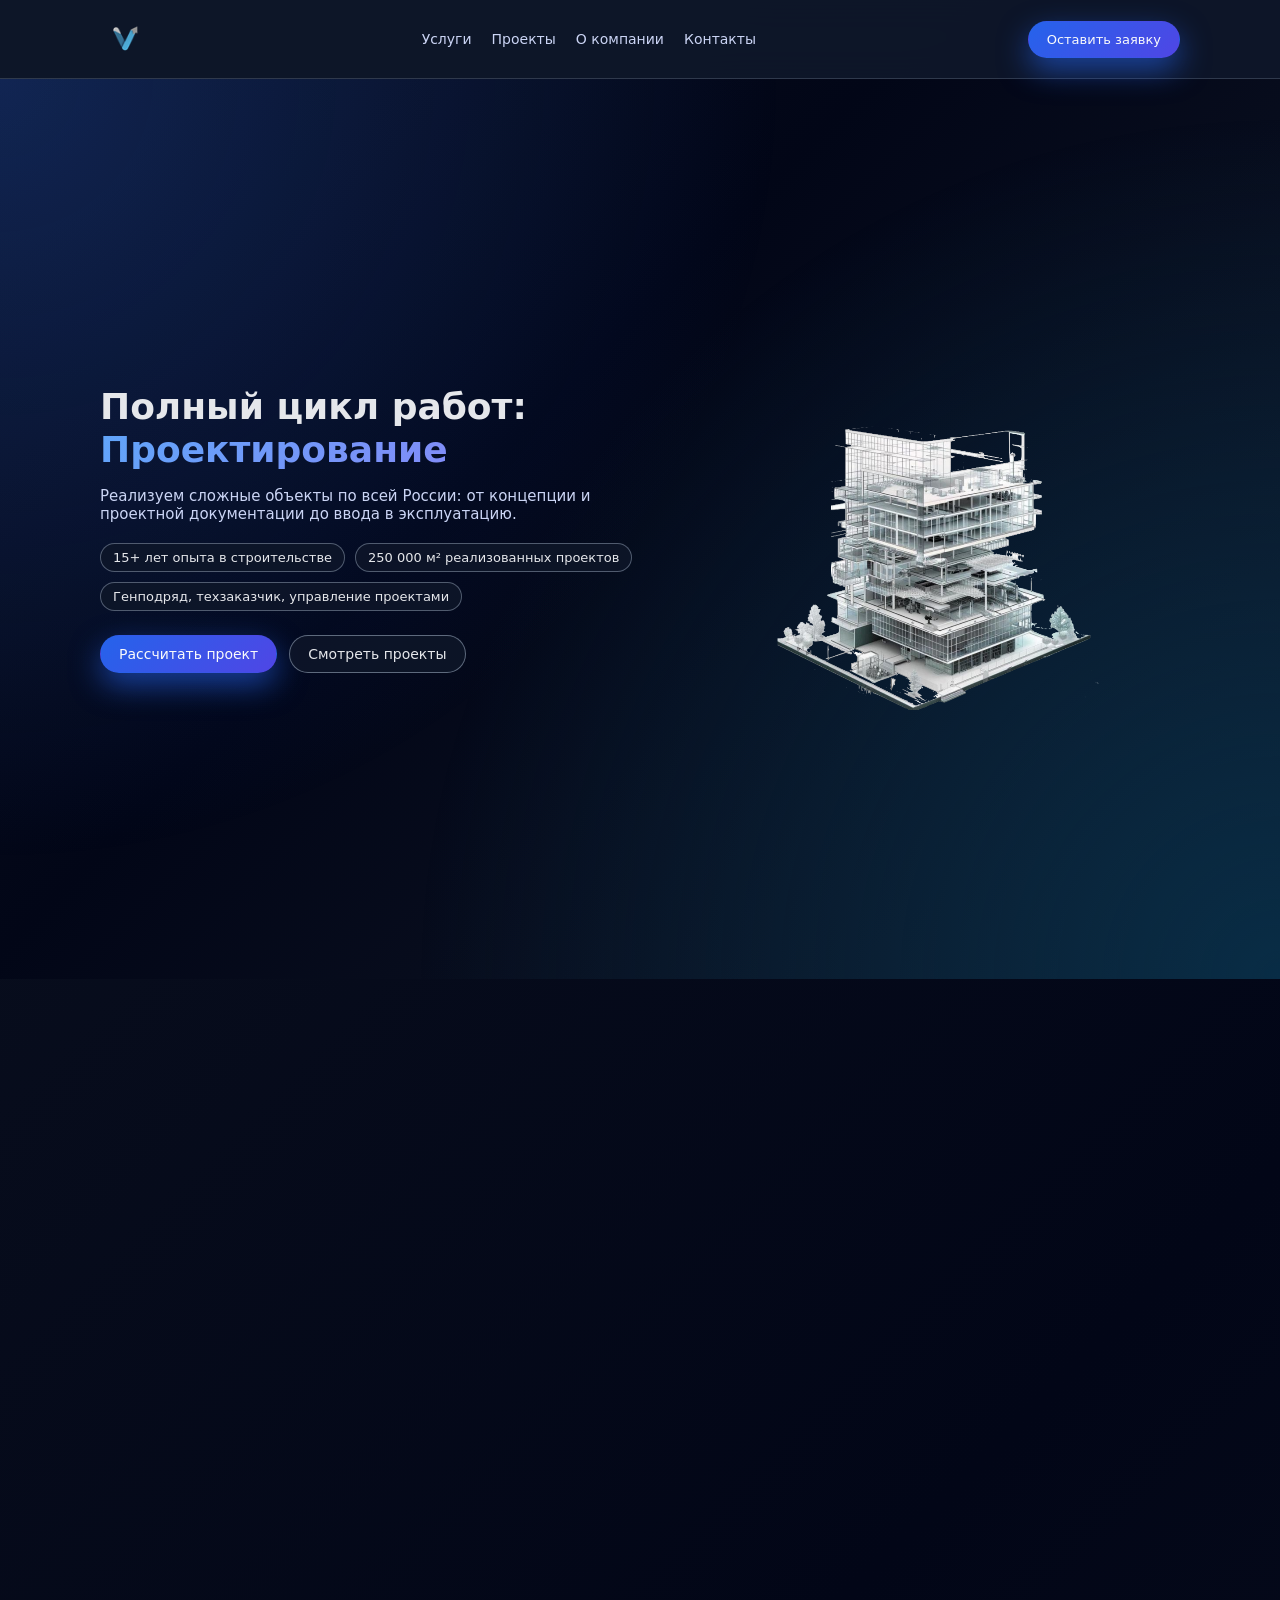
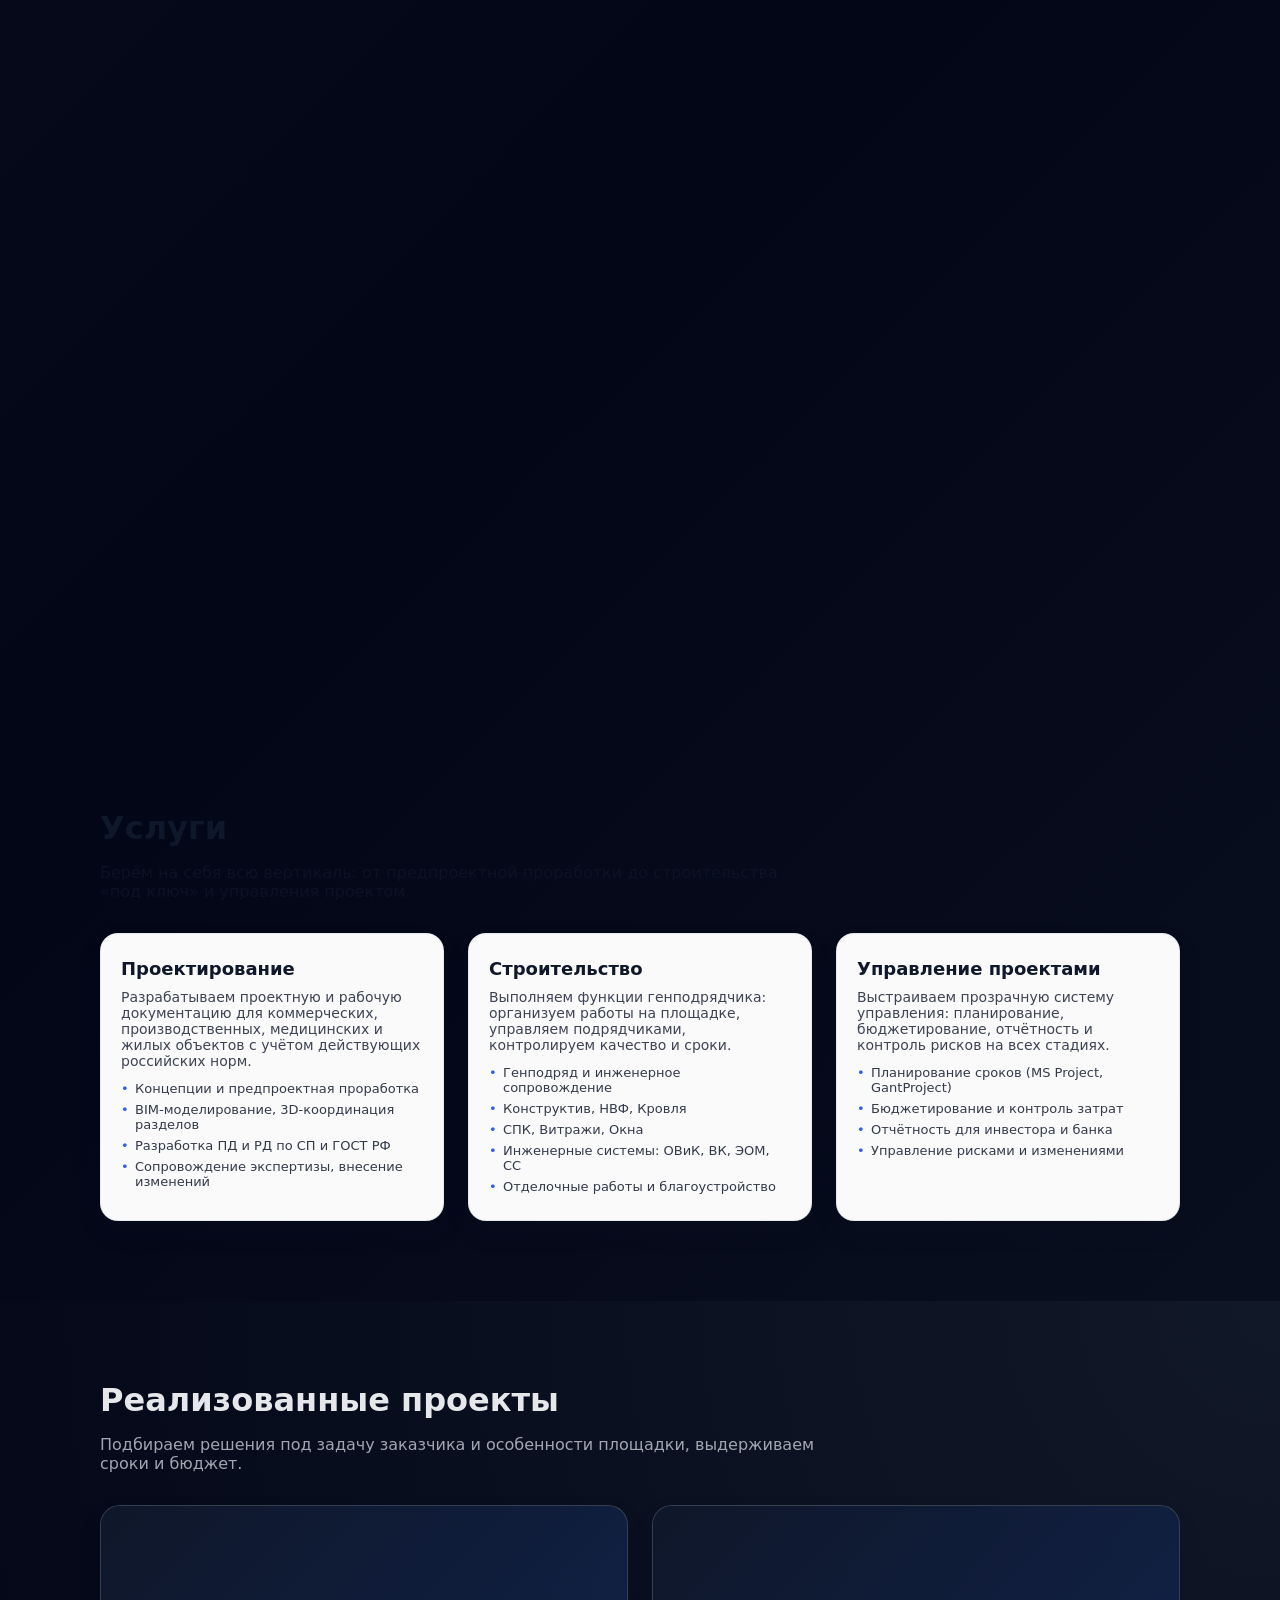
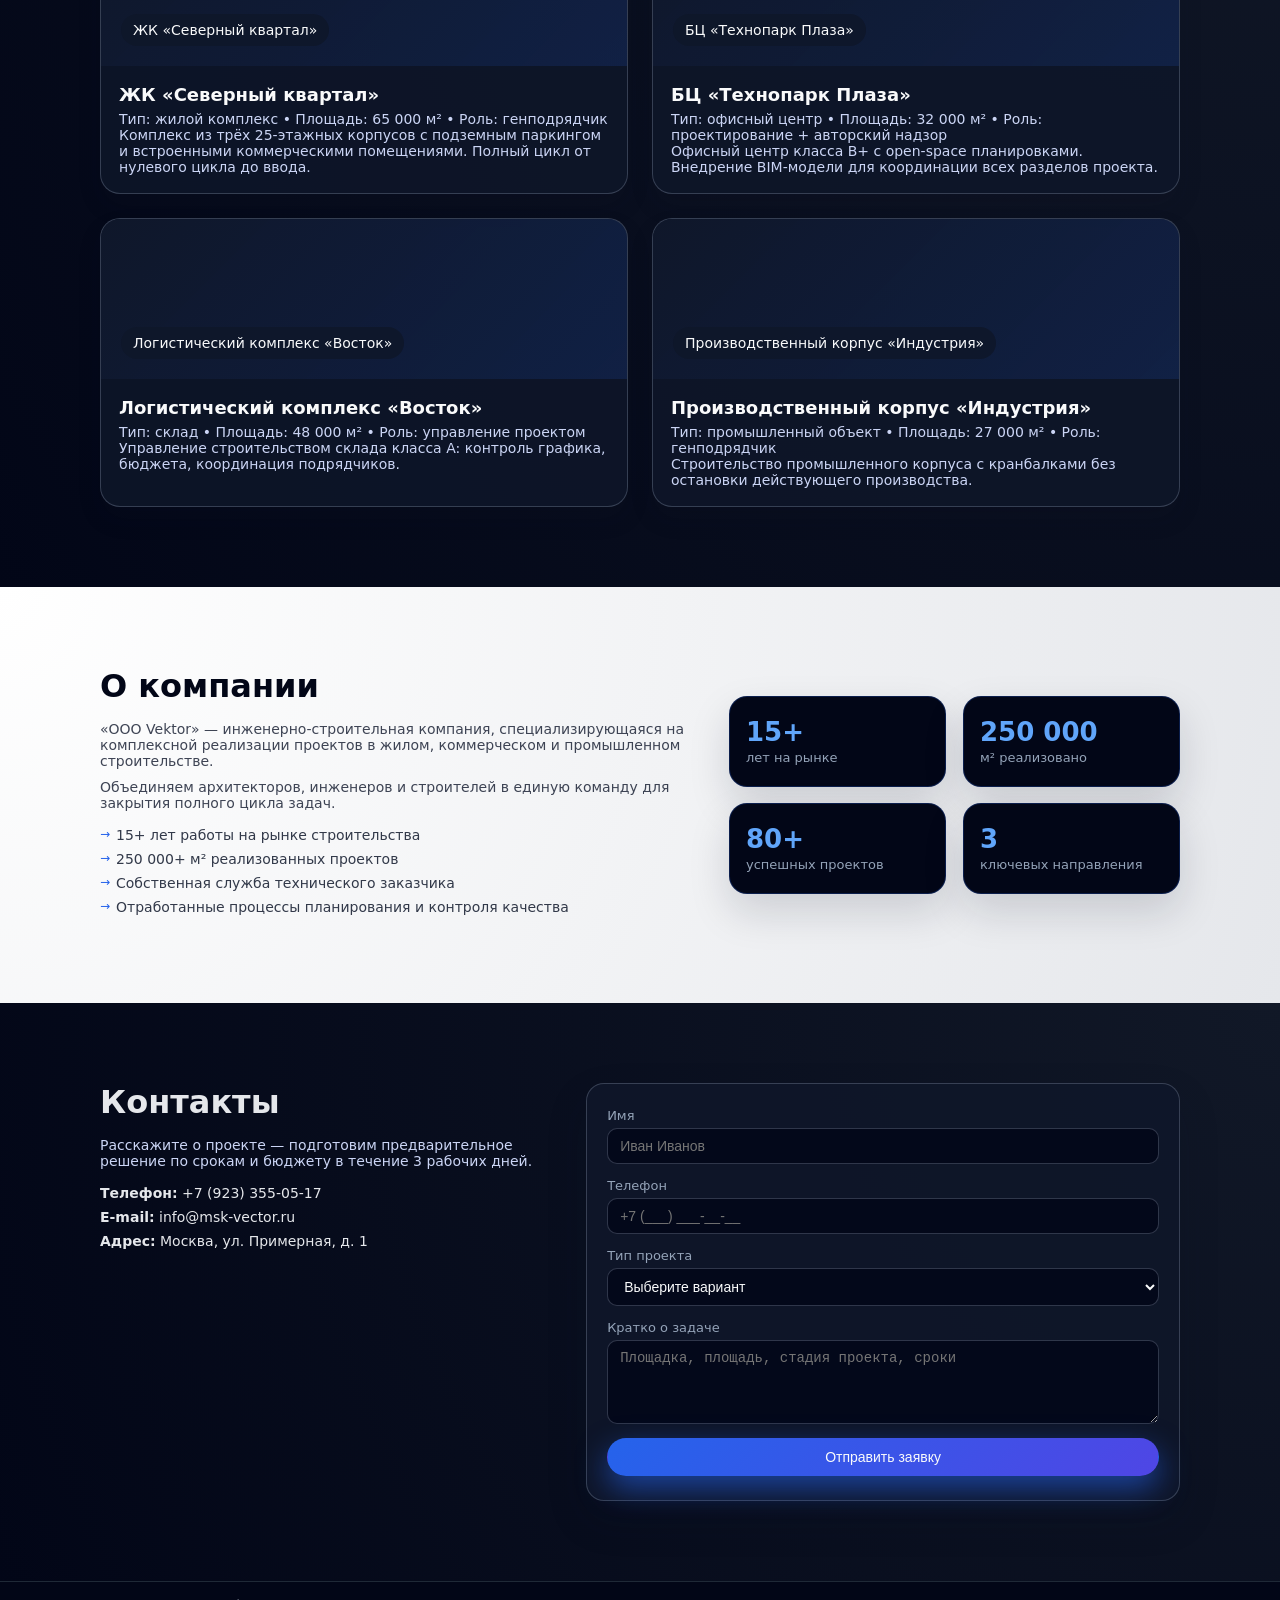
<file: index.html>
<!DOCTYPE html>
<html lang="ru">
<head>
  <meta charset="UTF-8" />
  <title>ООО Vektor — Проектирование, строительство и управление проектами</title>
  <meta name="viewport" content="width=device-width, initial-scale=1" />
  <meta name="description" content="Проектирование, строительство и управление проектами по всей России." />
  <link rel="stylesheet" href="style.css?v=2" />
</head>
<body>
  <header class="site-header">
    <div class="container header-inner">
      <div class="logo">
        <img src="vector-logo-B1Wfob5Y.png" alt="Логотип" style="height: 50px;">
      </div>
      <nav class="main-nav">
        <a href="#services">Услуги</a>
        <a href="#projects">Проекты</a>
        <a href="#about">О компании</a>
        <a href="#contacts">Контакты</a>
      </nav>
      <a href="#contacts" class="btn btn-primary btn-header">Оставить заявку</a>
    </div>
  </header>
  <main>

    <!-- HERO с анимацией прокрутки в правой рамке -->
    <div class="hero-scroll-wrapper" id="home">
      <div class="hero-sticky">
        <section class="hero section reveal">
          <div class="container hero-inner">
            <div class="hero-content">
              <h1>
                Полный цикл работ:<br />
                <span class="hero-rotator" aria-label="Проектирование, строительство и управление проектами">
                  <span class="hero-rotator__word" aria-hidden="true">Проектирование</span>
                </span>
              </h1>
              <p>Реализуем сложные объекты по всей России: от концепции и проектной документации до ввода в эксплуатацию.</p>
              <ul class="hero-highlights">
                <li>15+ лет опыта в строительстве</li>
                <li>250&nbsp;000 м² реализованных проектов</li>
                <li>Генподряд, техзаказчик, управление проектами</li>
              </ul>
              <div class="hero-actions">
                <a href="#contacts" class="btn btn-primary">Рассчитать проект</a>
                <a href="#projects" class="btn btn-secondary">Смотреть проекты</a>
              </div>
            </div>
            <div class="hero-image">
              <div class="hero-frame">
                <img src="1.png" class="hero-main-img">
              </div>
            </div>
          </div>
        </section>
      </div>
    </div>
    <!-- конец HERO -->

    <div id="services" class="section">
      <div class="container">
        <h2 class="section-title">Услуги</h2>
        <p class="section-subtitle">Берём на себя всю вертикаль: от предпроектной проработки до строительства «под ключ» и управления проектом.</p>
        <div class="services-grid">
          <article class="service-card reveal">
            <h3>Проектирование</h3>
            <p>Разрабатываем проектную и рабочую документацию для коммерческих, производственных, медицинских и жилых объектов с учётом действующих российских норм.</p>
            <ul>
              <li>Концепции и предпроектная проработка</li>
              <li>BIM-моделирование, 3D-координация разделов</li>
              <li>Разработка ПД и РД по СП и ГОСТ РФ</li>
              <li>Сопровождение экспертизы, внесение изменений</li>
            </ul>
          </article>
          <article class="service-card reveal">
            <h3>Строительство</h3>
            <p>Выполняем функции генподрядчика: организуем работы на площадке, управляем подрядчиками, контролируем качество и сроки.</p>
            <ul>
              <li>Генподряд и инженерное сопровождение</li>
              <li>Конструктив, НВФ, Кровля</li>
              <li>СПК, Витражи, Окна</li>
              <li>Инженерные системы: ОВиК, ВК, ЭОМ, СС</li>
              <li>Отделочные работы и благоустройство</li>
            </ul>
          </article>
          <article class="service-card reveal">
            <h3>Управление проектами</h3>
            <p>Выстраиваем прозрачную систему управления: планирование, бюджетирование, отчётность и контроль рисков на всех стадиях.</p>
            <ul>
              <li>Планирование сроков (MS Project, GantProject)</li>
              <li>Бюджетирование и контроль затрат</li>
              <li>Отчётность для инвестора и банка</li>
              <li>Управление рисками и изменениями</li>
            </ul>
          </article>
        </div>
      </div>
    </div>

    <section class="section section-dark reveal" id="projects">
      <div class="container">
        <h2 class="section-title">Реализованные проекты</h2>
        <p class="section-subtitle">Подбираем решения под задачу заказчика и особенности площадки, выдерживаем сроки и бюджет.</p>
        <div class="projects-grid">
          <article class="project-card reveal">
            <div class="project-image image-placeholder"><span>ЖК «Северный квартал»</span></div>
            <div class="project-body">
              <h3>ЖК «Северный квартал»</h3>
              <p class="project-meta">Тип: жилой комплекс • Площадь: 65 000 м² • Роль: генподрядчик</p>
              <p>Комплекс из трёх 25-этажных корпусов с подземным паркингом и встроенными коммерческими помещениями. Полный цикл от нулевого цикла до ввода.</p>
            </div>
          </article>
          <article class="project-card reveal">
            <div class="project-image image-placeholder"><span>БЦ «Технопарк Плаза»</span></div>
            <div class="project-body">
              <h3>БЦ «Технопарк Плаза»</h3>
              <p class="project-meta">Тип: офисный центр • Площадь: 32 000 м² • Роль: проектирование + авторский надзор</p>
              <p>Офисный центр класса B+ с open-space планировками. Внедрение BIM-модели для координации всех разделов проекта.</p>
            </div>
          </article>
          <article class="project-card reveal">
            <div class="project-image image-placeholder"><span>Логистический комплекс «Восток»</span></div>
            <div class="project-body">
              <h3>Логистический комплекс «Восток»</h3>
              <p class="project-meta">Тип: склад • Площадь: 48 000 м² • Роль: управление проектом</p>
              <p>Управление строительством склада класса A: контроль графика, бюджета, координация подрядчиков.</p>
            </div>
          </article>
          <article class="project-card reveal">
            <div class="project-image image-placeholder"><span>Производственный корпус «Индустрия»</span></div>
            <div class="project-body">
              <h3>Производственный корпус «Индустрия»</h3>
              <p class="project-meta">Тип: промышленный объект • Площадь: 27 000 м² • Роль: генподрядчик</p>
              <p>Строительство промышленного корпуса с кранбалками без остановки действующего производства.</p>
            </div>
          </article>
        </div>
      </div>
    </section>

    <section class="section section-light reveal" id="about">
      <div class="container about-grid">
        <div class="about-text">
          <h2 class="section-title">О компании</h2>
          <p>«ООО Vektor» — инженерно-строительная компания, специализирующаяся на комплексной реализации проектов в жилом, коммерческом и промышленном строительстве.</p>
          <p>Объединяем архитекторов, инженеров и строителей в единую команду для закрытия полного цикла задач.</p>
          <ul class="about-list">
            <li>15+ лет работы на рынке строительства</li>
            <li>250 000+ м² реализованных проектов</li>
            <li>Собственная служба технического заказчика</li>
            <li>Отработанные процессы планирования и контроля качества</li>
          </ul>
        </div>
        <div class="about-facts">
          <div class="fact-card reveal"><span class="fact-number">15+</span><span class="fact-label">лет на рынке</span></div>
          <div class="fact-card reveal"><span class="fact-number">250 000</span><span class="fact-label">м² реализовано</span></div>
          <div class="fact-card reveal"><span class="fact-number">80+</span><span class="fact-label">успешных проектов</span></div>
          <div class="fact-card reveal"><span class="fact-number">3</span><span class="fact-label">ключевых направления</span></div>
        </div>
      </div>
    </section>

    <section class="section section-dark reveal" id="contacts">
      <div class="container contacts-grid">
        <div class="contacts-info">
          <h2 class="section-title">Контакты</h2>
          <p>Расскажите о проекте — подготовим предварительное решение по срокам и бюджету в течение 3 рабочих дней.</p>
          <ul class="contacts-list">
            <li><strong>Телефон:</strong> +7 (923) 355-05-17</li>
            <li><strong>E-mail:</strong> info@msk-vector.ru</li>
            <li><strong>Адрес:</strong> Москва, ул. Примерная, д. 1</li>
          </ul>
        </div>
        <form class="contacts-form">
          <div class="form-row">
            <label for="name">Имя</label>
            <input type="text" id="name" name="name" placeholder="Иван Иванов" required />
          </div>
          <div class="form-row">
            <label for="phone">Телефон</label>
            <input type="tel" id="phone" name="phone" placeholder="+7 (___) ___-__-__" required />
          </div>
          <div class="form-row">
            <label for="project-type">Тип проекта</label>
            <select id="project-type" name="project-type">
              <option value="">Выберите вариант</option>
              <option value="residential">Жилой дом / ЖК</option>
              <option value="office">Офис / БЦ</option>
              <option value="industrial">Промышленный объект</option>
              <option value="warehouse">Склад / логистика</option>
              <option value="other">Другое</option>
            </select>
          </div>
          <div class="form-row">
            <label for="message">Кратко о задаче</label>
            <textarea id="message" name="message" rows="4" placeholder="Площадка, площадь, стадия проекта, сроки"></textarea>
          </div>
          <button type="submit" class="btn btn-primary btn-full">Отправить заявку</button>
        </form>
      </div>
    </section>
  </main>

  <footer class="site-footer">
    <div class="container footer-inner">
      <span>© 2026 ООО «ООО Vektor». Все права защищены.</span>
      <span>ИНН 0000000000 • ОГРН 0000000000000</span>
    </div>
  </footer>
  <script src="script.js?v=2"></script>
</body>
</html>
</file>
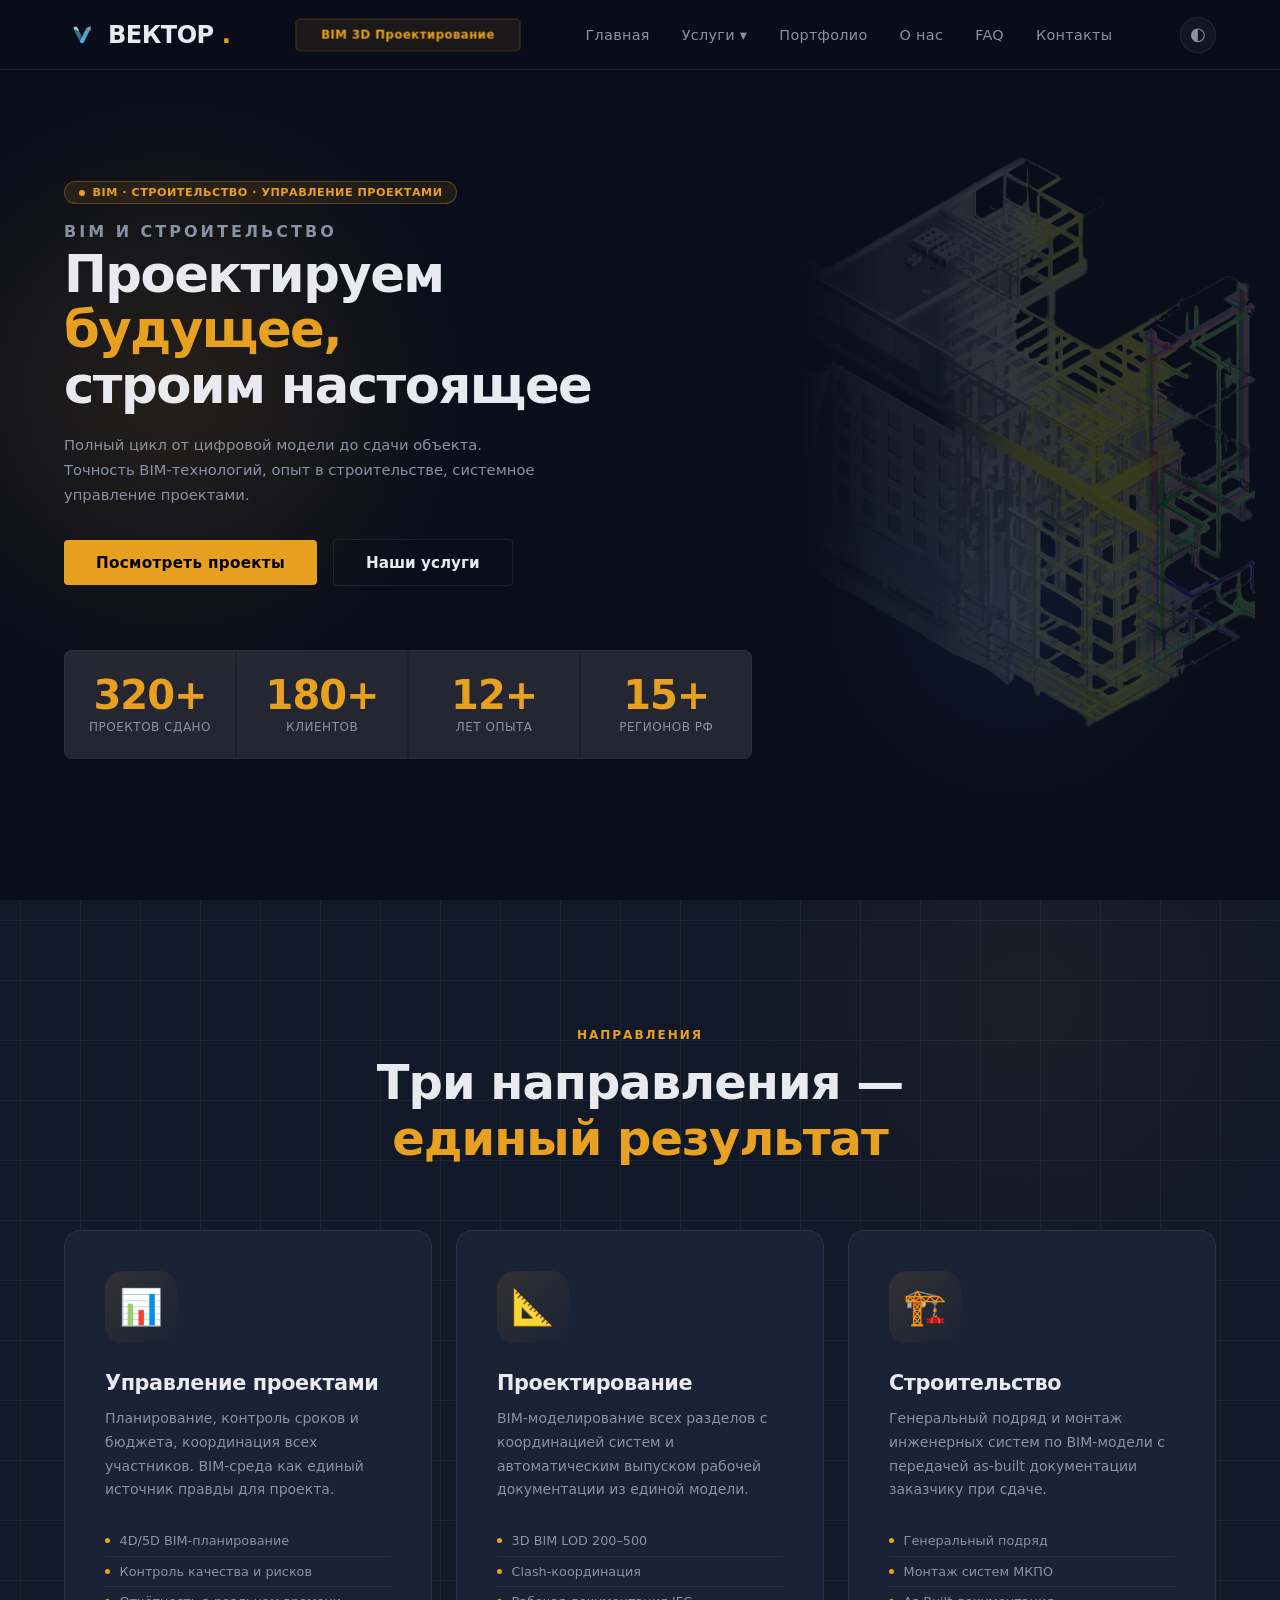
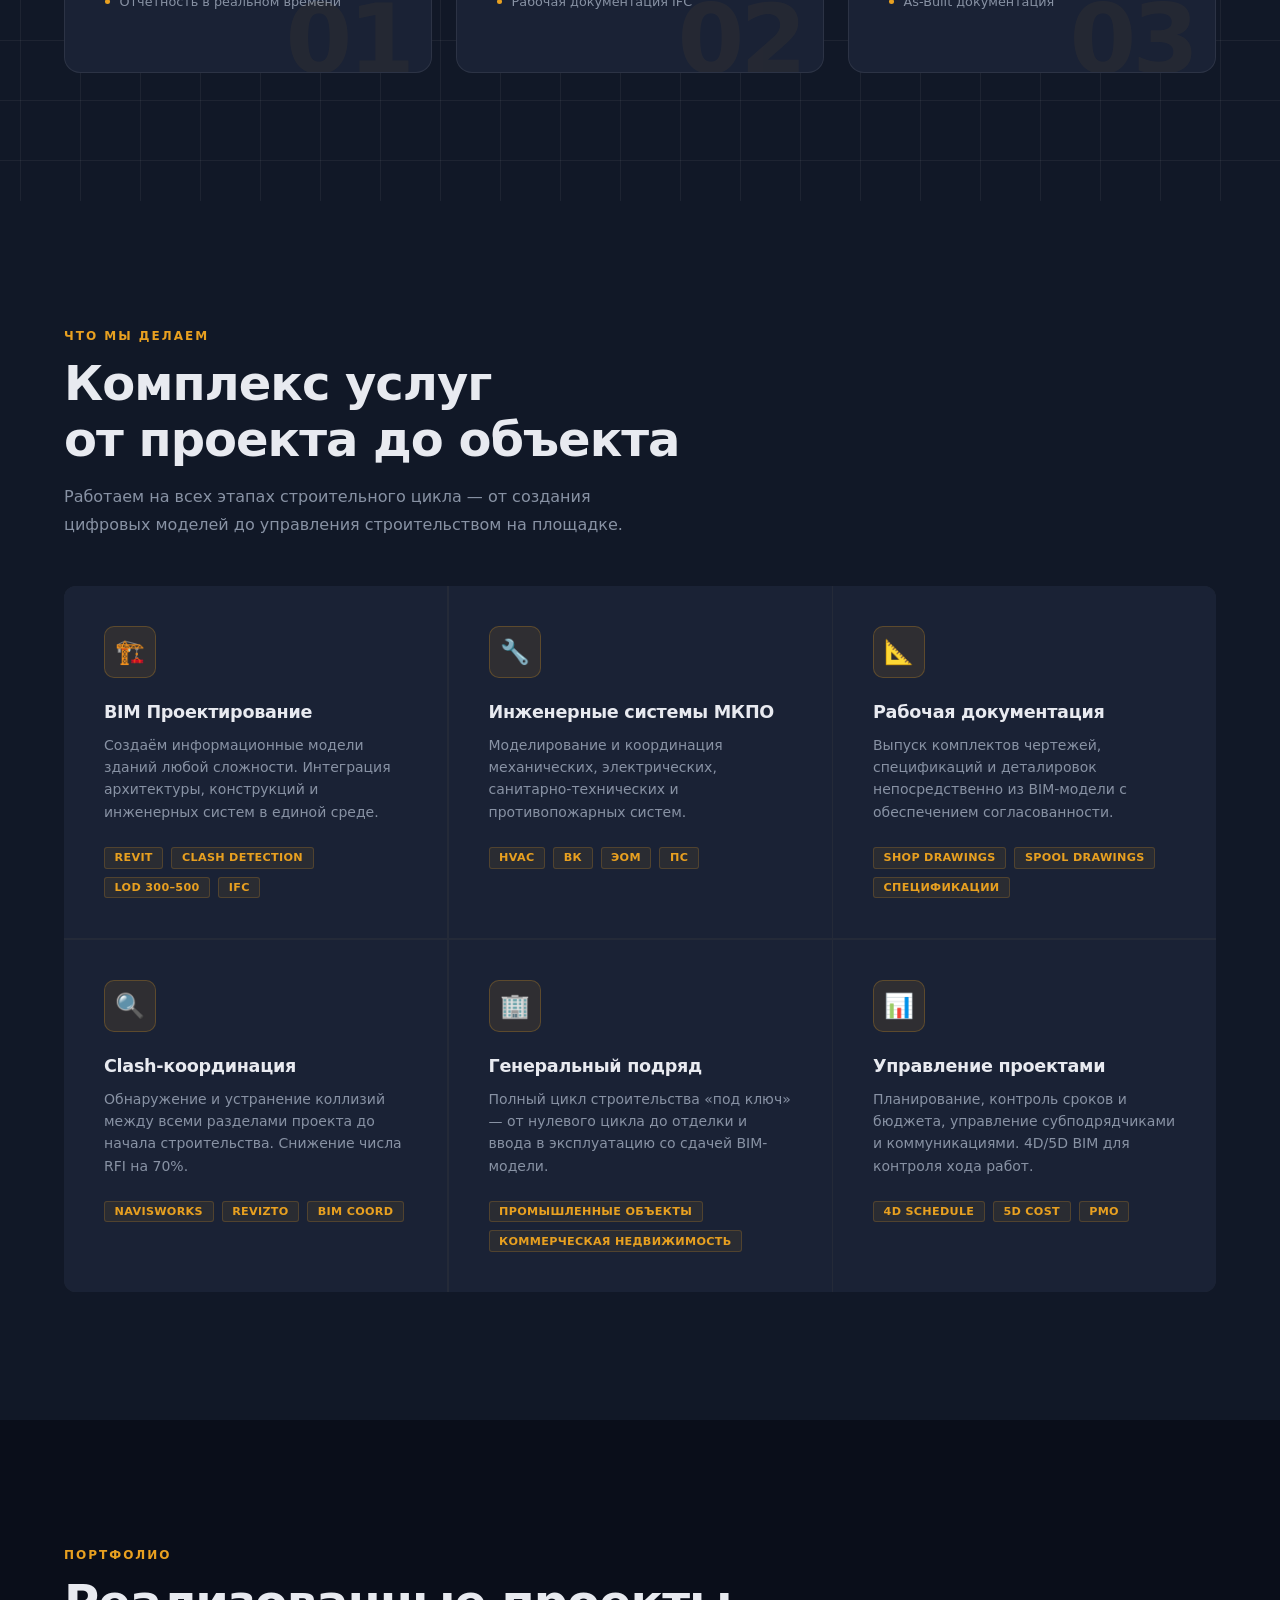
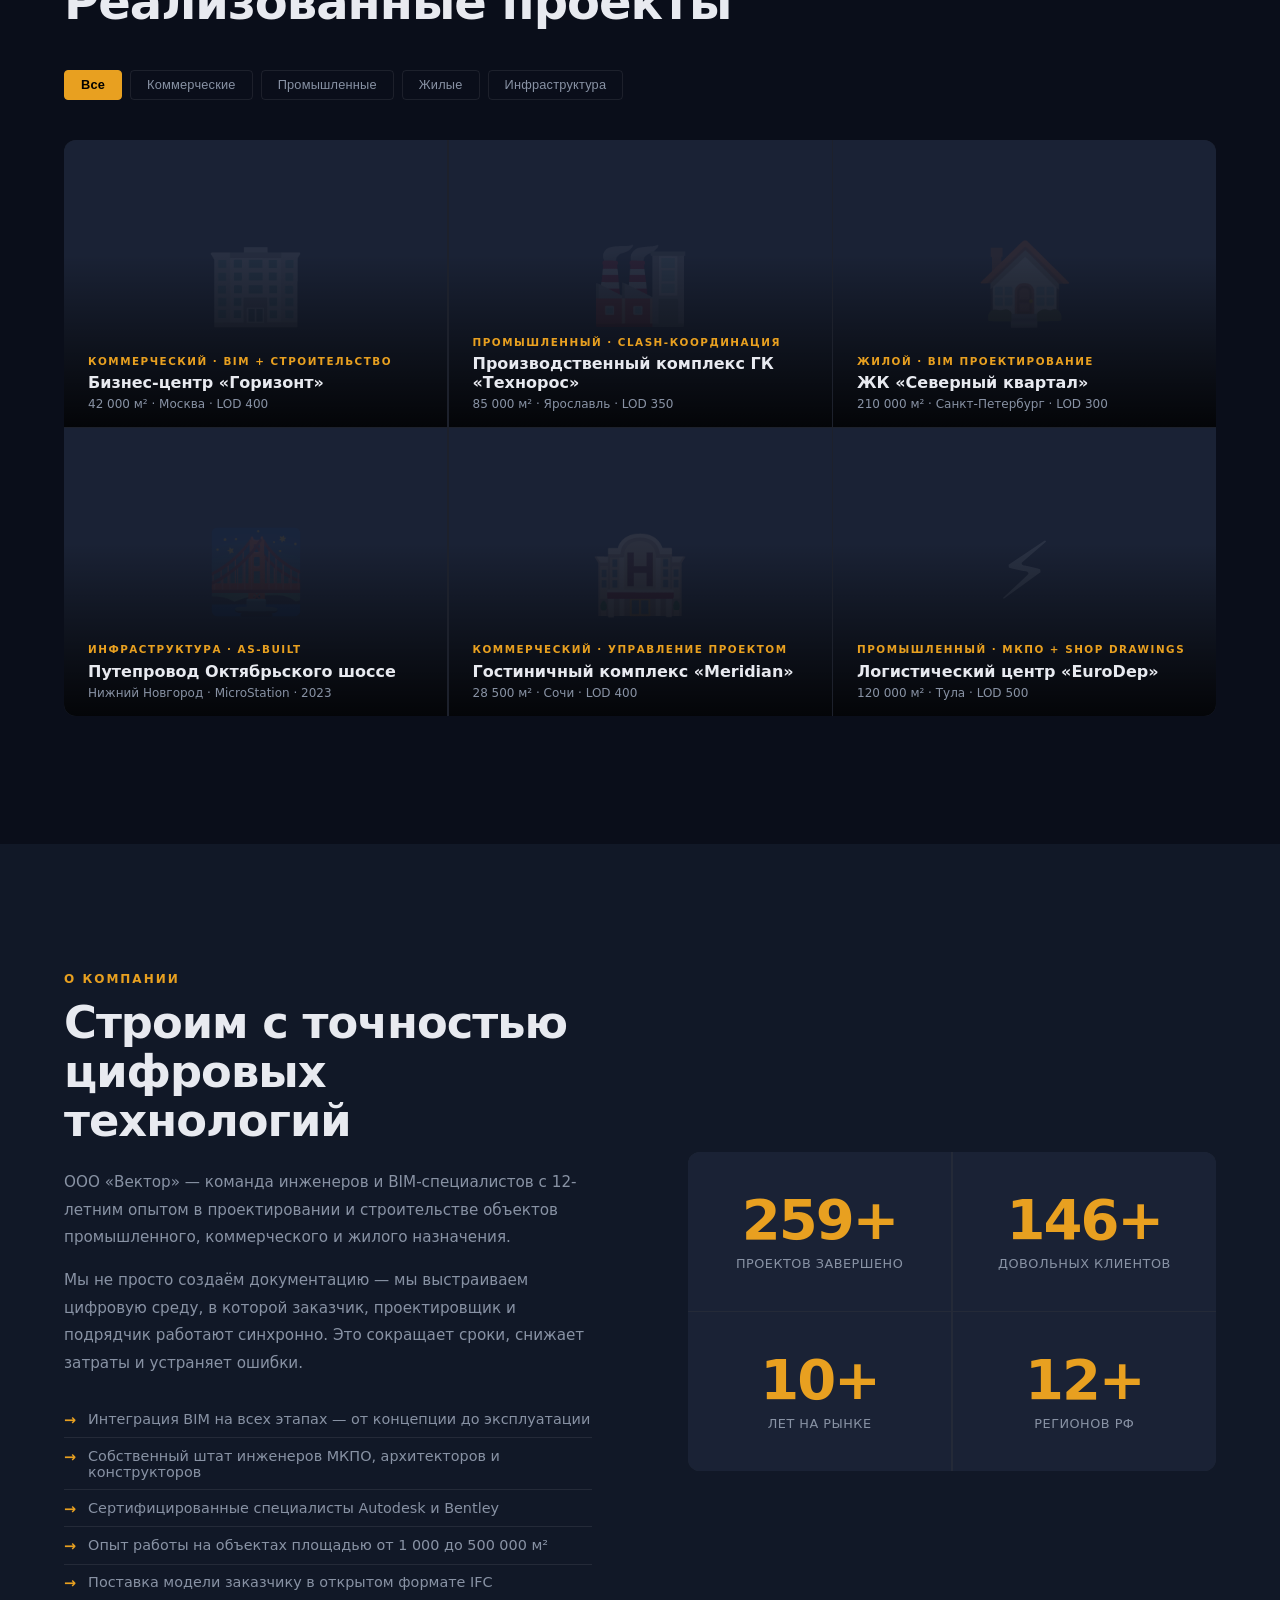
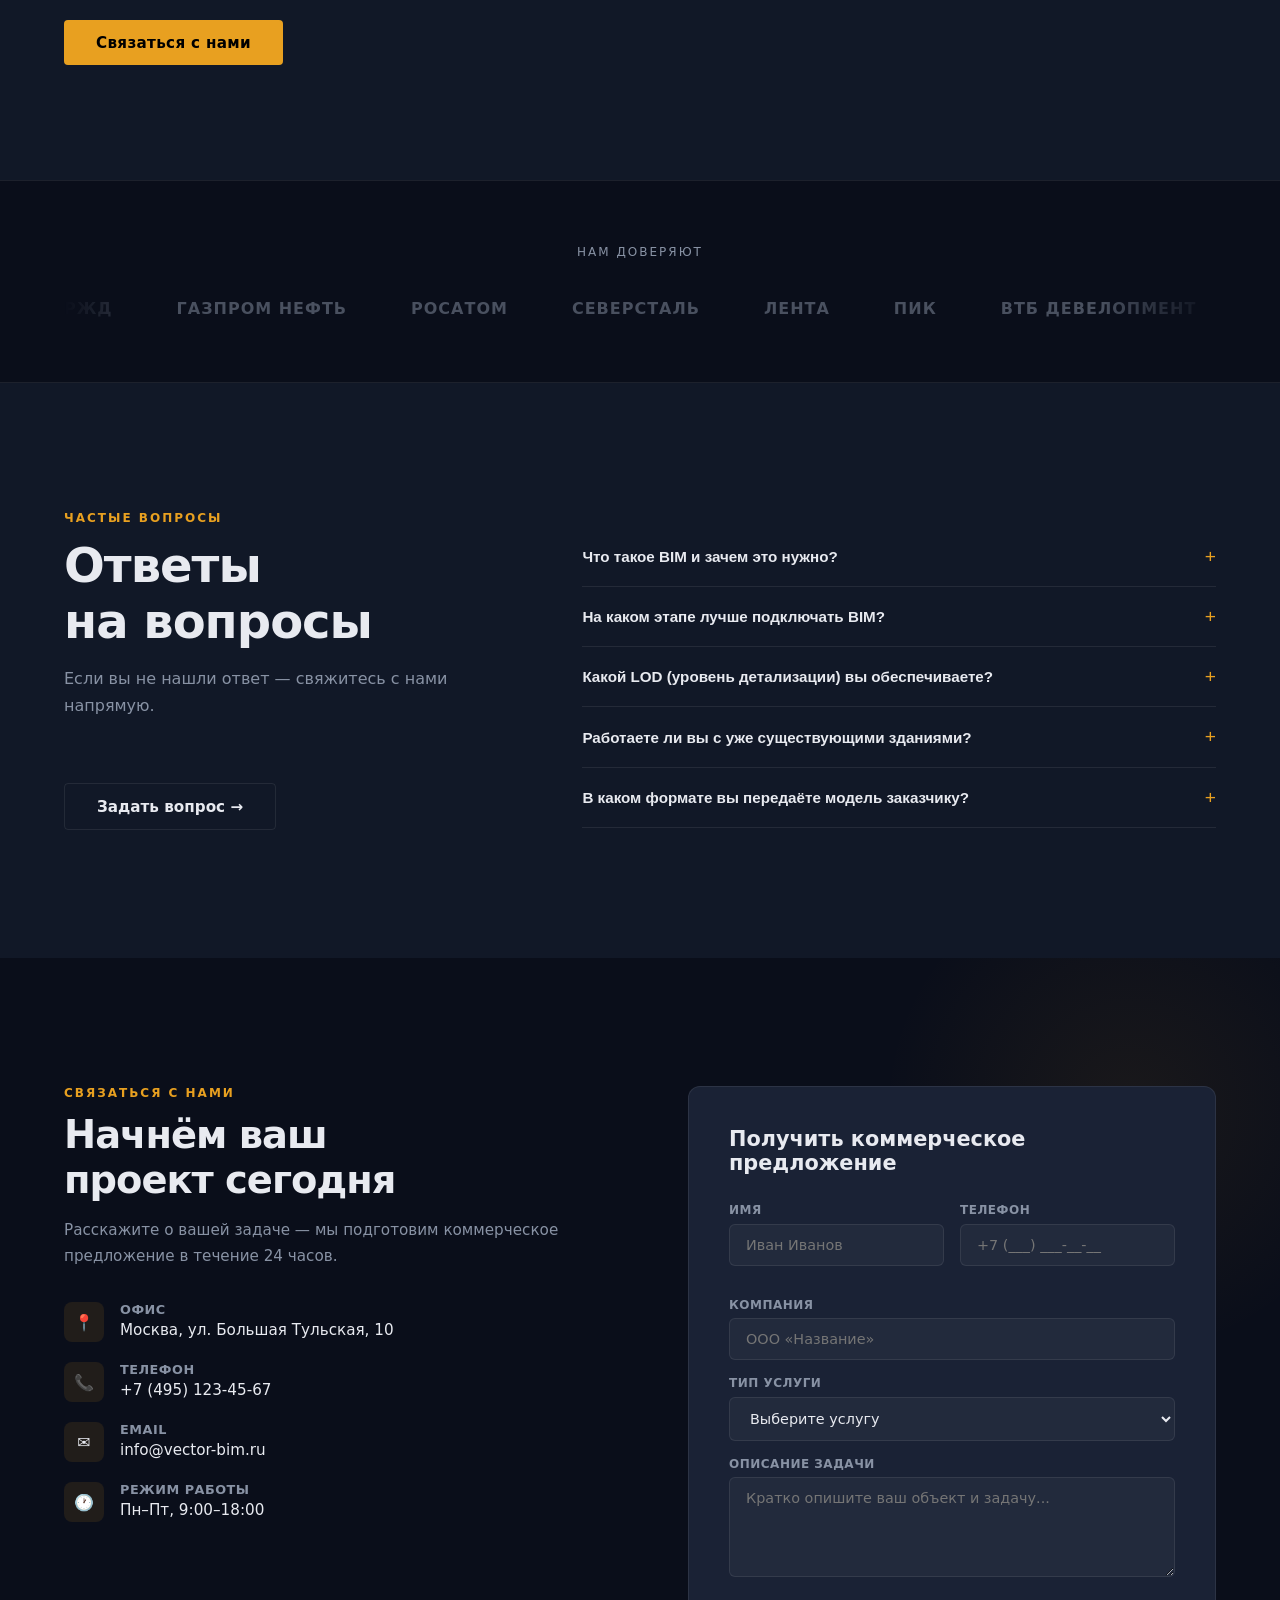
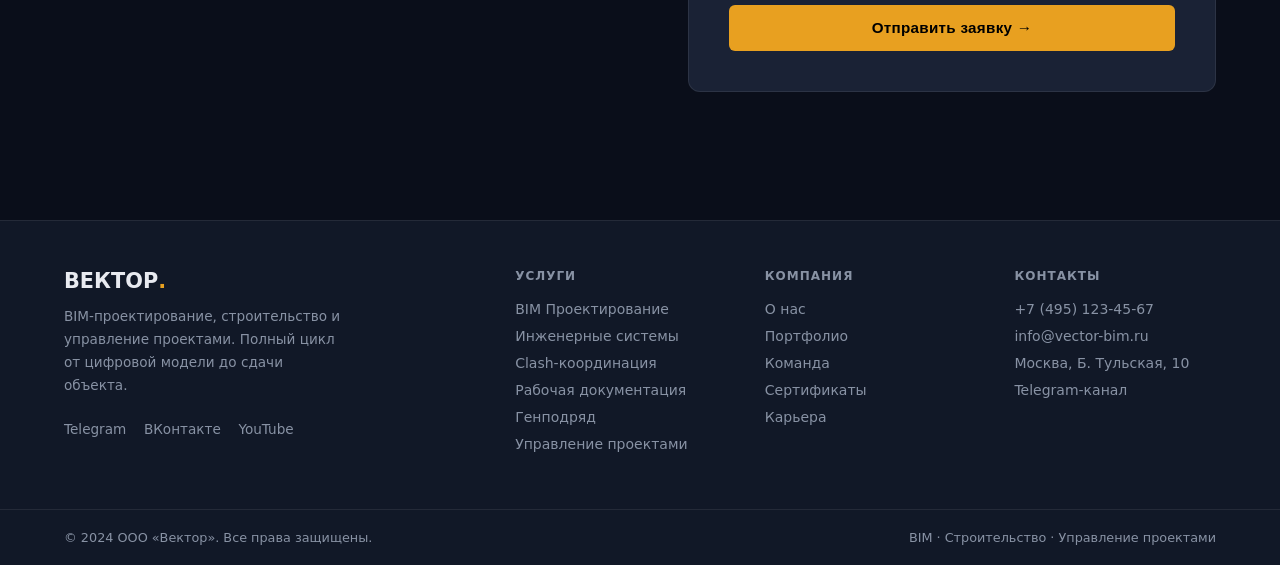
<file: Версия 2/vector-bim.html>
<!DOCTYPE html>
<html lang="ru">
<head>
<meta charset="UTF-8">
<meta name="viewport" content="width=device-width, initial-scale=1.0">
<title>ООО «Вектор» — BIM Проектирование и Управление Строительством</title>
<style>
  :root {
    --dark: #0a0e1a;
    --dark2: #111827;
    --dark3: #1a2235;
    --accent: #e8a020;
    --accent2: #f0b840;
    --text: #e8eaf0;
    --text-muted: #8892a4;
    --border: rgba(255,255,255,0.08);
    --card-bg: rgba(255,255,255,0.04);
    --nav-bg: rgba(10,14,26,0.95);
    --nav-bg-scroll: rgba(10,14,26,0.98);
    --shadow: 0 4px 24px rgba(0,0,0,0.3);
  }

  /* ── ТЕМА: Белый + оранжевый ── */
  body.theme-light, html.theme-light {
    --dark: #f8fafc;
    --dark2: #f1f5f9;
    --dark3: #ffffff;
    --accent: #e8a020;
    --accent2: #f0b840;
    --text: #0f172a;
    --text-muted: #475569;
    --border: rgba(0,0,0,0.09);
    --card-bg: rgba(0,0,0,0.02);
    --nav-bg: rgba(248,250,252,0.95);
    --nav-bg-scroll: rgba(248,250,252,0.99);
    --shadow: 0 4px 24px rgba(0,0,0,0.07);
  }

  /* Адаптация элементов под светлую тему */
  body.theme-light .hero-grid {
    background-image:
      linear-gradient(var(--border) 1px, transparent 1px),
      linear-gradient(90deg, var(--border) 1px, transparent 1px);
  }

  body.theme-light .hero-image img {
    mix-blend-mode: normal;
  }

  body.theme-light .hero-glow { opacity: 0.4; }

  body.theme-light .service-card,
  body.theme-light .portfolio-item,
  body.theme-light .stats-card { box-shadow: var(--shadow); }

  body.theme-light .dropdown {
    background: var(--dark3);
    box-shadow: 0 12px 32px rgba(0,0,0,0.12);
  }

  /* Переключатель тем */
  .theme-picker-wrap { position: relative; flex-shrink: 0; }

  .theme-picker-btn {
    width: 36px; height: 36px;
    border-radius: 50%;
    border: 1px solid var(--border);
    background: var(--card-bg);
    color: var(--text-muted);
    cursor: pointer;
    font-size: 1.1rem;
    display: flex;
    align-items: center;
    justify-content: center;
    transition: all 0.2s;
  }

  .theme-picker-btn:hover { border-color: var(--accent); color: var(--accent); }

  .theme-picker-panel {
    display: none;
    position: absolute;
    top: calc(100% + 0.75rem);
    right: 0;
    background: var(--dark2);
    border: 1px solid var(--border);
    border-radius: 12px;
    padding: 1rem;
    width: 284px;
    box-shadow: 0 20px 40px rgba(0,0,0,0.35);
    z-index: 9999;
  }

  .theme-picker-panel.open { display: block; }

  .tp-title {
    font-size: 0.68rem;
    text-transform: uppercase;
    letter-spacing: 1px;
    color: var(--text-muted);
    font-weight: 600;
    margin-bottom: 0.75rem;
  }

  .tp-grid {
    display: grid;
    grid-template-columns: repeat(4, 1fr);
    gap: 0.45rem;
  }

  .tp-swatch {
    background: transparent;
    border: 2px solid transparent;
    border-radius: 8px;
    padding: 0.35rem 0.2rem;
    cursor: pointer;
    display: flex;
    flex-direction: column;
    align-items: center;
    gap: 0.3rem;
    transition: border-color 0.2s;
  }

  .tp-swatch:hover { border-color: var(--accent); }
  .tp-swatch.active { border-color: var(--accent); }

  .sw-colors {
    display: flex;
    border-radius: 4px;
    overflow: hidden;
    width: 36px; height: 22px;
  }

  .sw-bg { display: block; flex: 1.4; }
  .sw-ac { display: block; flex: 1; }

  .sw-name {
    font-size: 0.52rem;
    color: var(--text-muted);
    text-align: center;
    line-height: 1.2;
    white-space: nowrap;
    font-weight: 600;
  }

  /* ── ВСЕ ТЕМЫ ── */
  body.theme-ocean, html.theme-ocean {
    --dark: #1a2332; --dark2: #1f2c3d; --dark3: #243347;
    --accent: #2d8b8b; --accent2: #3aa8a8;
    --text: #f1faee; --text-muted: #7ab5ba;
    --border: rgba(45,139,139,0.18); --card-bg: rgba(45,139,139,0.05);
    --nav-bg: rgba(26,35,50,0.95); --nav-bg-scroll: rgba(26,35,50,0.99);
    --shadow: 0 4px 24px rgba(0,0,0,0.35);
  }
  body.theme-sunset, html.theme-sunset {
    --dark: #1e3240; --dark2: #264653; --dark3: #2f5668;
    --accent: #e76f51; --accent2: #f4a261;
    --text: #fdfaf6; --text-muted: #c8b89a;
    --border: rgba(231,111,81,0.18); --card-bg: rgba(231,111,81,0.05);
    --nav-bg: rgba(30,50,64,0.95); --nav-bg-scroll: rgba(30,50,64,0.99);
    --shadow: 0 4px 24px rgba(0,0,0,0.3);
  }
  body.theme-golden, html.theme-golden {
    --dark: #2a211c; --dark2: #352b24; --dark3: #40342c;
    --accent: #f4a900; --accent2: #f7bc33;
    --text: #f5ede4; --text-muted: #b8a090;
    --border: rgba(244,169,0,0.18); --card-bg: rgba(244,169,0,0.05);
    --nav-bg: rgba(42,33,28,0.95); --nav-bg-scroll: rgba(42,33,28,0.99);
    --shadow: 0 4px 24px rgba(0,0,0,0.3);
  }
  body.theme-arctic, html.theme-arctic {
    --dark: #fafcff; --dark2: #f0f4f9; --dark3: #e4ecf5;
    --accent: #4a6fa5; --accent2: #5a82be;
    --text: #1a2332; --text-muted: #5a6e85;
    --border: rgba(74,111,165,0.15); --card-bg: rgba(74,111,165,0.04);
    --nav-bg: rgba(250,252,255,0.95); --nav-bg-scroll: rgba(250,252,255,0.99);
    --shadow: 0 4px 24px rgba(74,111,165,0.12);
  }
  body.theme-desert, html.theme-desert {
    --dark: #faf7f3; --dark2: #f2ebe2; --dark3: #ece0d4;
    --accent: #b87d6d; --accent2: #c9917f;
    --text: #3d2530; --text-muted: #8a6a75;
    --border: rgba(184,125,109,0.18); --card-bg: rgba(184,125,109,0.04);
    --nav-bg: rgba(250,247,243,0.95); --nav-bg-scroll: rgba(250,247,243,0.99);
    --shadow: 0 4px 24px rgba(93,46,70,0.1);
  }
  body.theme-botanical, html.theme-botanical {
    --dark: #f7f5f0; --dark2: #edeae3; --dark3: #e2dfd7;
    --accent: #4a7c59; --accent2: #5a9369;
    --text: #2d3a2e; --text-muted: #6b8070;
    --border: rgba(74,124,89,0.18); --card-bg: rgba(74,124,89,0.04);
    --nav-bg: rgba(247,245,240,0.95); --nav-bg-scroll: rgba(247,245,240,0.99);
    --shadow: 0 4px 24px rgba(45,58,46,0.1);
  }
  body.theme-galaxy, html.theme-galaxy {
    --dark: #130d1e; --dark2: #1a1228; --dark3: #211732;
    --accent: #a490c2; --accent2: #b8a8d4;
    --text: #e6e6fa; --text-muted: #8070a0;
    --border: rgba(164,144,194,0.18); --card-bg: rgba(164,144,194,0.05);
    --nav-bg: rgba(19,13,30,0.95); --nav-bg-scroll: rgba(19,13,30,0.99);
    --shadow: 0 4px 24px rgba(164,144,194,0.15);
  }

  /* Slate — холодный инженерный стиль с голубым акцентом */
  body.theme-slate, html.theme-slate {
    --dark: #0f172a; --dark2: #1e293b; --dark3: #334155;
    --accent: #38bdf8; --accent2: #7dd3fc;
    --text: #e2e8f0; --text-muted: #94a3b8;
    --border: rgba(56,189,248,0.15); --card-bg: rgba(56,189,248,0.04);
    --nav-bg: rgba(15,23,42,0.95); --nav-bg-scroll: rgba(15,23,42,0.99);
    --shadow: 0 4px 24px rgba(0,0,0,0.4);
  }

  /* Ember — тёмная тёплая тема с оранжево-медным акцентом */
  body.theme-ember, html.theme-ember {
    --dark: #1a0f0a; --dark2: #2d1b14; --dark3: #3d2817;
    --accent: #cd5d34; --accent2: #e67a4d;
    --text: #f5e6d3; --text-muted: #b89678;
    --border: rgba(205,93,52,0.18); --card-bg: rgba(205,93,52,0.05);
    --nav-bg: rgba(26,15,10,0.95); --nav-bg-scroll: rgba(26,15,10,0.99);
    --shadow: 0 4px 24px rgba(0,0,0,0.4);
  }

  /* Obsidian Gold — очень премиальная тёмная тема с золотым акцентом */
  body.theme-obsidian-gold, html.theme-obsidian-gold {
    --dark: #0a0a0a; --dark2: #121212; --dark3: #1a1a1a;
    --accent: #d4af37; --accent2: #f4d03f;
    --text: #f5f5f5; --text-muted: #c0b090;
    --border: rgba(212,175,55,0.2); --card-bg: rgba(212,175,55,0.05);
    --nav-bg: rgba(10,10,10,0.95); --nav-bg-scroll: rgba(10,10,10,0.99);
    --shadow: 0 4px 24px rgba(0,0,0,0.5);
  }

  /* Champagne — светлая премиальная тема с мягким золотистым акцентом */
  body.theme-champagne, html.theme-champagne {
    --dark: #faf8f5; --dark2: #f5f2ed; --dark3: #efebe4;
    --accent: #c9a961; --accent2: #d4b87a;
    --text: #2c2416; --text-muted: #6b5c4a;
    --border: rgba(201,169,97,0.15); --card-bg: rgba(201,169,97,0.03);
    --nav-bg: rgba(250,248,245,0.95); --nav-bg-scroll: rgba(250,248,245,0.99);
    --shadow: 0 4px 24px rgba(44,36,22,0.08);
  }

  /* Vector Brand — цвета логотипа */
  body.theme-vector, html.theme-vector {
    --dark: #eef2f8; --dark2: #e3eaf4; --dark3: #d6e0ef;
    --accent: #4a84d4; --accent2: #3570c0;
    --text: #0d1a2e; --text-muted: #4a6080;
    --border: rgba(74,132,212,0.15); --card-bg: rgba(74,132,212,0.04);
    --nav-bg: rgba(238,242,248,0.96); --nav-bg-scroll: rgba(238,242,248,0.99);
    --shadow: 0 4px 24px rgba(74,132,212,0.12);
  }

  body.theme-vector .hero-image img,
  body.theme-champagne .hero-image img { mix-blend-mode: normal; }
  body.theme-vector .hero-glow,
  body.theme-champagne .hero-glow { opacity: 0.5; }
  body.theme-vector .service-card, body.theme-vector .portfolio-item, body.theme-vector .stats-card,
  body.theme-champagne .service-card, body.theme-champagne .portfolio-item, body.theme-champagne .stats-card { box-shadow: var(--shadow); }
  body.theme-vector .dropdown,
  body.theme-champagne .dropdown { background: var(--dark3); box-shadow: 0 12px 32px rgba(0,0,0,0.1); }

  /* Светлые темы — адаптации */
  body.theme-arctic .hero-image img,
  body.theme-desert .hero-image img,
  body.theme-botanical .hero-image img { mix-blend-mode: normal; }

  body.theme-arctic .hero-glow,
  body.theme-desert .hero-glow,
  body.theme-botanical .hero-glow { opacity: 0.4; }

  body.theme-arctic .service-card,  body.theme-arctic .portfolio-item,  body.theme-arctic .stats-card,
  body.theme-desert .service-card,  body.theme-desert .portfolio-item,  body.theme-desert .stats-card,
  body.theme-botanical .service-card, body.theme-botanical .portfolio-item, body.theme-botanical .stats-card
  { box-shadow: var(--shadow); }

  body.theme-arctic .dropdown,
  body.theme-desert .dropdown,  body.theme-botanical .dropdown
  { background: var(--dark3); box-shadow: 0 12px 32px rgba(0,0,0,0.12); }

  * { margin: 0; padding: 0; box-sizing: border-box; }

  html { scroll-behavior: smooth; overflow-anchor: none; }
  body { overflow-anchor: none; }

  body {
    font-family: 'Segoe UI', system-ui, -apple-system, sans-serif;
    background: var(--dark);
    color: var(--text);
    overflow-x: hidden;
  }

  /* ── NAVBAR ── */
  nav {
    position: fixed;
    top: 0; left: 0; right: 0;
    z-index: 1000;
    background: var(--nav-bg);
    backdrop-filter: blur(12px);
    border-bottom: 1px solid var(--border);
    height: 70px;
    display: flex;
    align-items: center;
    padding: 0 5%;
    justify-content: space-between;
    transition: background 0.3s;
  }

  nav.nav-scrolled { background: var(--nav-bg-scroll) !important; }

  .logo {
    font-size: 1.5rem;
    font-weight: 800;
    color: var(--text);
    text-decoration: none;
    letter-spacing: -0.5px;
    display: flex;
    align-items: center;
    gap: 0.5rem;
  }

  .logo img {
    height: 36px;
    width: auto;
  }

  .logo span { color: var(--accent); }

  .nav-links {
    display: flex;
    align-items: center;
    gap: 2rem;
    list-style: none;
  }

  .nav-links a {
    color: var(--text-muted);
    text-decoration: none;
    font-size: 0.9rem;
    font-weight: 500;
    letter-spacing: 0.3px;
    transition: color 0.2s;
    position: relative;
  }

  .nav-links a:hover { color: var(--accent); }

  .nav-links li { position: relative; }

  .nav-links li:hover .dropdown { display: block; }

  .dropdown {
    display: none;
    position: absolute;
    top: 100%;
    left: -1rem;
    background: var(--dark2);
    border: 1px solid var(--border);
    border-radius: 8px;
    padding: 0.5rem 0;
    min-width: 220px;
    margin-top: 0.75rem;
    box-shadow: 0 20px 40px rgba(0,0,0,0.5);
  }

  .dropdown a {
    display: block;
    padding: 0.6rem 1.2rem;
    font-size: 0.85rem;
    color: var(--text-muted);
    transition: all 0.2s;
  }

  .dropdown a:hover {
    color: var(--accent);
    background: rgba(232,160,32,0.08);
    padding-left: 1.5rem;
  }

  .dropdown .sub-label {
    display: block;
    padding: 0.8rem 1.2rem 0.3rem;
    font-size: 0.7rem;
    text-transform: uppercase;
    letter-spacing: 1px;
    color: var(--accent);
    font-weight: 600;
  }

  .btn-quote {
    background: var(--accent);
    color: #000;
    padding: 0.5rem 1.4rem;
    border-radius: 4px;
    font-size: 0.85rem;
    font-weight: 700;
    text-decoration: none;
    transition: background 0.2s, transform 0.2s;
    letter-spacing: 0.3px;
    white-space: nowrap;
  }

  .btn-quote:hover { background: var(--accent2); transform: translateY(-1px); }

  .social-links {
    display: flex;
    gap: 0.6rem;
    align-items: center;
  }

  .social-links a {
    color: var(--text-muted);
    font-size: 0.8rem;
    text-decoration: none;
    transition: color 0.2s;
  }

  .social-links a:hover { color: var(--accent); }

  /* ── HERO ── */
  #hero {
    min-height: 100vh;
    display: flex;
    align-items: center;
    position: relative;
    overflow: hidden;
    padding: 100px 5% 60px;
    background: var(--dark);
  }

  .hero-image {
    position: absolute;
    right: 2%;
    top: 50%;
    transform: translateY(-50%);
    width: 36%;
    height: 70%;
    pointer-events: none;
    z-index: 1;
    will-change: transform;
  }

  .hero-image img {
    width: 100%;
    height: 100%;
    object-fit: cover;
    object-position: center;
    opacity: 0;
    mix-blend-mode: normal;
    transition: opacity 1.2s ease;
    transform-origin: center center;
    mask-image: linear-gradient(to right, transparent 0%, rgba(0,0,0,0.7) 20%, black 50%, black 100%),
                linear-gradient(to bottom, transparent 0%, black 6%, black 94%, transparent 100%);
    mask-composite: intersect;
    -webkit-mask-image: linear-gradient(to right, transparent 0%, rgba(0,0,0,0.7) 20%, black 50%, black 100%),
                        linear-gradient(to bottom, transparent 0%, black 6%, black 94%, transparent 100%);
    -webkit-mask-composite: source-in;
  }

  .hero-grid {
    display: none;
  }

  .hero-glow {
    position: absolute;
    width: 600px; height: 600px;
    background: radial-gradient(circle, rgba(232,160,32,0.12) 0%, transparent 70%);
    top: 10%; left: -10%;
    pointer-events: none;
  }

  .hero-glow2 {
    position: absolute;
    width: 400px; height: 400px;
    background: radial-gradient(circle, rgba(59,130,246,0.08) 0%, transparent 70%);
    bottom: 10%; right: 5%;
    pointer-events: none;
  }

  .hero-content {
    position: relative;
    z-index: 2;
    max-width: 800px;
  }

  .hero-tag {
    display: inline-flex;
    align-items: center;
    gap: 0.5rem;
    background: rgba(232,160,32,0.1);
    border: 1px solid rgba(232,160,32,0.3);
    border-radius: 100px;
    padding: 0.25rem 0.85rem;
    font-size: 0.7rem;
    font-weight: 600;
    color: var(--accent);
    letter-spacing: 0.5px;
    text-transform: uppercase;
    margin-bottom: 1.2rem;
  }

  .hero-tag::before {
    content: '';
    width: 6px; height: 6px;
    background: var(--accent);
    border-radius: 50%;
    animation: pulse 2s infinite;
  }

  @keyframes pulse {
    0%, 100% { opacity: 1; transform: scale(1); }
    50% { opacity: 0.5; transform: scale(1.5); }
  }

  .hero-title {
    font-size: clamp(2rem, 4vw, 3.8rem);
    font-weight: 900;
    line-height: 1.08;
    letter-spacing: -1.5px;
    margin-bottom: 1.2rem;
  }

  .hero-title .line1 {
    display: block;
    color: var(--accent);
    text-transform: uppercase;
    font-size: clamp(0.75rem, 1.4vw, 1rem);
    font-weight: 700;
    letter-spacing: 3px;
    margin-bottom: 0.4rem;
    color: var(--text-muted);
  }

  .hero-title .highlight { color: var(--accent); }

  .hero-subtitle {
    font-size: 0.92rem;
    color: var(--text-muted);
    line-height: 1.7;
    max-width: 480px;
    margin-bottom: 2rem;
  }

  .hero-actions {
    display: flex;
    gap: 1rem;
    flex-wrap: wrap;
    align-items: center;
    margin-bottom: 4rem;
  }

  .btn-primary {
    background: var(--accent);
    color: #000;
    padding: 0.85rem 2rem;
    border-radius: 4px;
    font-size: 0.95rem;
    font-weight: 700;
    text-decoration: none;
    transition: all 0.2s;
    letter-spacing: 0.3px;
  }

  .btn-primary:hover { background: var(--accent2); transform: translateY(-2px); box-shadow: 0 8px 25px rgba(232,160,32,0.35); }

  .btn-secondary {
    color: var(--text);
    padding: 0.85rem 2rem;
    border-radius: 4px;
    font-size: 0.95rem;
    font-weight: 600;
    text-decoration: none;
    border: 1px solid var(--border);
    transition: all 0.2s;
  }

  .btn-secondary:hover { border-color: var(--accent); color: var(--accent); }

  /* ── STATS ── */
  .stats-row {
    display: grid;
    grid-template-columns: repeat(4, 1fr);
    gap: 2px;
    border: 1px solid var(--border);
    border-radius: 8px;
    overflow: hidden;
    background: var(--border);
  }

  .stat-item {
    background: rgba(255,255,255,0.03);
    padding: 1.5rem;
    text-align: center;
  }

  .stat-num {
    font-size: 2.5rem;
    font-weight: 900;
    color: var(--accent);
    letter-spacing: -1px;
    line-height: 1;
    margin-bottom: 0.3rem;
  }

  .stat-label {
    font-size: 0.75rem;
    color: var(--text-muted);
    text-transform: uppercase;
    letter-spacing: 0.5px;
  }

  /* ── SERVICES SPLIT ── */
  #services {
    padding: 8rem 5%;
    background: var(--dark2);
  }

  .section-label {
    font-size: 0.75rem;
    text-transform: uppercase;
    letter-spacing: 2px;
    color: var(--accent);
    font-weight: 600;
    margin-bottom: 0.75rem;
  }

  .section-title {
    font-size: clamp(2rem, 4vw, 3rem);
    font-weight: 800;
    letter-spacing: -1px;
    margin-bottom: 1rem;
  }

  .section-desc {
    color: var(--text-muted);
    font-size: 1rem;
    line-height: 1.7;
    max-width: 560px;
    margin-bottom: 3rem;
  }

  .services-grid {
    display: grid;
    grid-template-columns: repeat(3, 1fr);
    gap: 1.5px;
    background: var(--border);
    border-radius: 12px;
    overflow: hidden;
  }

  .service-card {
    background: var(--dark3);
    padding: 2.5rem;
    transition: background 0.3s;
    cursor: default;
  }

  .service-card:hover { background: rgba(232,160,32,0.06); }

  .service-icon {
    width: 52px; height: 52px;
    background: rgba(232,160,32,0.1);
    border: 1px solid rgba(232,160,32,0.25);
    border-radius: 10px;
    display: flex;
    align-items: center;
    justify-content: center;
    margin-bottom: 1.5rem;
    font-size: 1.5rem;
  }

  .service-card h3 {
    font-size: 1.1rem;
    font-weight: 700;
    margin-bottom: 0.75rem;
    letter-spacing: -0.3px;
  }

  .service-card p {
    color: var(--text-muted);
    font-size: 0.875rem;
    line-height: 1.6;
    margin-bottom: 1.5rem;
  }

  .service-tags {
    display: flex;
    flex-wrap: wrap;
    gap: 0.5rem;
  }

  .tag {
    background: rgba(232,160,32,0.08);
    border: 1px solid rgba(232,160,32,0.2);
    color: var(--accent);
    font-size: 0.7rem;
    padding: 0.2rem 0.6rem;
    border-radius: 3px;
    font-weight: 600;
    text-transform: uppercase;
    letter-spacing: 0.3px;
  }

  /* ── PORTFOLIO ── */
  #portfolio {
    padding: 8rem 5%;
    background: var(--dark);
  }

  .portfolio-header {
    display: flex;
    justify-content: space-between;
    align-items: flex-end;
    margin-bottom: 2.5rem;
    flex-wrap: wrap;
    gap: 1.5rem;
  }

  .filter-tabs {
    display: flex;
    gap: 0.5rem;
    flex-wrap: wrap;
  }

  .filter-btn {
    background: transparent;
    border: 1px solid var(--border);
    color: var(--text-muted);
    padding: 0.4rem 1rem;
    border-radius: 4px;
    font-size: 0.8rem;
    font-weight: 500;
    cursor: pointer;
    transition: all 0.2s;
    letter-spacing: 0.2px;
  }

  .filter-btn:hover,
  .filter-btn.active {
    background: var(--accent);
    border-color: var(--accent);
    color: #000;
    font-weight: 700;
  }

  .portfolio-grid {
    display: grid;
    grid-template-columns: repeat(3, 1fr);
    gap: 1.5px;
    background: var(--border);
    border-radius: 12px;
    overflow: hidden;
  }

  .portfolio-item {
    position: relative;
    background: var(--dark3);
    overflow: hidden;
    cursor: pointer;
    aspect-ratio: 4/3;
    display: flex;
    align-items: flex-end;
    transition: all 0.3s;
  }

  .portfolio-item.hidden { display: none; }

  .portfolio-item .port-bg {
    position: absolute;
    inset: 0;
    display: flex;
    align-items: center;
    justify-content: center;
    font-size: 5rem;
    opacity: 0.08;
    transition: all 0.3s;
  }

  .portfolio-item:hover .port-bg { opacity: 0.15; transform: scale(1.1); }

  .portfolio-item .port-overlay {
    position: absolute;
    inset: 0;
    background: linear-gradient(to top, rgba(0,0,0,0.85) 0%, transparent 60%);
  }

  .portfolio-item:hover .port-overlay {
    background: linear-gradient(to top, rgba(232,160,32,0.2) 0%, transparent 50%);
  }

  .port-info {
    position: relative;
    z-index: 2;
    padding: 1.5rem;
    transform: translateY(0.5rem);
    transition: transform 0.3s;
  }

  .portfolio-item:hover .port-info { transform: translateY(0); }

  .port-cat {
    font-size: 0.65rem;
    text-transform: uppercase;
    letter-spacing: 1.5px;
    color: var(--accent);
    font-weight: 700;
    margin-bottom: 0.4rem;
  }

  .port-name {
    font-size: 1rem;
    font-weight: 700;
    margin-bottom: 0.3rem;
  }

  .port-area {
    font-size: 0.75rem;
    color: var(--text-muted);
  }

  /* ── ABOUT / WORKFLOW ── */
  #about {
    padding: 8rem 5%;
    background: var(--dark2);
    display: grid;
    grid-template-columns: 1fr 1fr;
    gap: 6rem;
    align-items: center;
  }

  .about-label { font-size: 0.75rem; text-transform: uppercase; letter-spacing: 2px; color: var(--accent); font-weight: 600; margin-bottom: 0.75rem; }

  .about-title {
    font-size: clamp(1.8rem, 3.5vw, 2.8rem);
    font-weight: 800;
    letter-spacing: -1px;
    margin-bottom: 1.5rem;
    line-height: 1.1;
  }

  .about-text {
    color: var(--text-muted);
    font-size: 0.95rem;
    line-height: 1.8;
    margin-bottom: 1rem;
  }

  .about-list {
    list-style: none;
    margin: 1.5rem 0 2rem;
  }

  .about-list li {
    display: flex;
    align-items: flex-start;
    gap: 0.75rem;
    padding: 0.6rem 0;
    font-size: 0.9rem;
    color: var(--text-muted);
    border-bottom: 1px solid var(--border);
  }

  .about-list li:last-child { border-bottom: none; }

  .about-list li::before {
    content: '→';
    color: var(--accent);
    font-weight: 700;
    flex-shrink: 0;
    margin-top: 1px;
  }

  .about-visual {
    position: relative;
  }

  .stats-grid {
    display: grid;
    grid-template-columns: 1fr 1fr;
    gap: 1.5px;
    background: var(--border);
    border-radius: 12px;
    overflow: hidden;
  }

  .stats-card {
    background: var(--dark3);
    padding: 2.5rem;
    text-align: center;
  }

  .stats-card .big-num {
    font-size: 3.5rem;
    font-weight: 900;
    color: var(--accent);
    letter-spacing: -2px;
    line-height: 1;
    margin-bottom: 0.5rem;
  }

  .stats-card .num-label {
    font-size: 0.8rem;
    color: var(--text-muted);
    text-transform: uppercase;
    letter-spacing: 0.5px;
  }

  /* ── CLIENTS ── */
  #clients {
    padding: 4rem 5%;
    background: var(--dark);
    border-top: 1px solid var(--border);
    border-bottom: 1px solid var(--border);
    overflow: hidden;
  }

  .clients-label {
    text-align: center;
    font-size: 0.75rem;
    text-transform: uppercase;
    letter-spacing: 2px;
    color: var(--text-muted);
    margin-bottom: 2.5rem;
  }

  .clients-track-wrapper {
    overflow: hidden;
    mask-image: linear-gradient(to right, transparent, black 10%, black 90%, transparent);
  }

  .clients-track {
    display: flex;
    gap: 4rem;
    align-items: center;
    animation: scroll-x 20s linear infinite;
    width: max-content;
  }

  @keyframes scroll-x {
    from { transform: translateX(0); }
    to { transform: translateX(-50%); }
  }

  .client-logo {
    font-size: 1rem;
    font-weight: 700;
    color: var(--text-muted);
    opacity: 0.5;
    white-space: nowrap;
    text-transform: uppercase;
    letter-spacing: 1px;
    transition: opacity 0.3s;
  }

  .client-logo:hover { opacity: 1; color: var(--accent); }

  /* ── FAQ ── */
  #faq {
    padding: 8rem 5%;
    background: var(--dark2);
  }

  .faq-grid {
    display: grid;
    grid-template-columns: 1fr 1.5fr;
    gap: 6rem;
    align-items: start;
  }

  .faq-list {
    margin-top: 1rem;
  }

  .faq-item {
    border-bottom: 1px solid var(--border);
    overflow: hidden;
  }

  .faq-q {
    width: 100%;
    background: transparent;
    border: none;
    color: var(--text);
    font-size: 0.95rem;
    font-weight: 600;
    padding: 1.25rem 0;
    text-align: left;
    cursor: pointer;
    display: flex;
    justify-content: space-between;
    align-items: center;
    gap: 1rem;
    transition: color 0.2s;
  }

  .faq-q:hover { color: var(--accent); }

  .faq-q.open { color: var(--accent); }

  .faq-icon {
    font-size: 1.2rem;
    font-weight: 300;
    flex-shrink: 0;
    color: var(--accent);
    transition: transform 0.3s;
    line-height: 1;
  }

  .faq-q.open .faq-icon { transform: rotate(45deg); }

  .faq-a {
    max-height: 0;
    overflow: hidden;
    transition: max-height 0.3s ease, padding 0.3s;
  }

  .faq-a.open {
    max-height: 300px;
  }

  .faq-a p {
    color: var(--text-muted);
    font-size: 0.875rem;
    line-height: 1.8;
    padding-bottom: 1.25rem;
  }

  /* ── CONTACTS ── */
  #contact {
    padding: 8rem 5%;
    background: var(--dark);
    position: relative;
    overflow: hidden;
  }

  .contact-glow {
    position: absolute;
    width: 500px; height: 500px;
    background: radial-gradient(circle, rgba(232,160,32,0.07) 0%, transparent 70%);
    top: -100px; right: -100px;
    pointer-events: none;
  }

  .contact-grid {
    display: grid;
    grid-template-columns: 1fr 1fr;
    gap: 6rem;
    align-items: start;
  }

  .contact-form {
    background: var(--dark3);
    border: 1px solid var(--border);
    border-radius: 12px;
    padding: 2.5rem;
  }

  .form-title {
    font-size: 1.3rem;
    font-weight: 700;
    margin-bottom: 1.75rem;
  }

  .form-row {
    display: grid;
    grid-template-columns: 1fr 1fr;
    gap: 1rem;
    margin-bottom: 1rem;
  }

  .form-group {
    margin-bottom: 1rem;
  }

  .form-group label {
    display: block;
    font-size: 0.75rem;
    font-weight: 600;
    color: var(--text-muted);
    text-transform: uppercase;
    letter-spacing: 0.5px;
    margin-bottom: 0.4rem;
  }

  .form-group input,
  .form-group select,
  .form-group textarea {
    width: 100%;
    background: rgba(255,255,255,0.04);
    border: 1px solid var(--border);
    border-radius: 6px;
    color: var(--text);
    padding: 0.75rem 1rem;
    font-size: 0.9rem;
    font-family: inherit;
    transition: border-color 0.2s;
    outline: none;
  }

  .form-group input:focus,
  .form-group select:focus,
  .form-group textarea:focus {
    border-color: rgba(232,160,32,0.5);
    background: rgba(232,160,32,0.04);
  }

  .form-group select option { background: var(--dark2); }

  .form-group textarea { resize: vertical; min-height: 100px; }

  .btn-submit {
    width: 100%;
    background: var(--accent);
    color: #000;
    border: none;
    padding: 0.9rem;
    border-radius: 6px;
    font-size: 0.95rem;
    font-weight: 700;
    cursor: pointer;
    transition: all 0.2s;
    letter-spacing: 0.3px;
    margin-top: 0.5rem;
  }

  .btn-submit:hover { background: var(--accent2); transform: translateY(-1px); }

  .contact-info h2 {
    font-size: clamp(1.8rem, 3vw, 2.5rem);
    font-weight: 800;
    letter-spacing: -1px;
    margin-bottom: 1rem;
  }

  .contact-info p {
    color: var(--text-muted);
    font-size: 0.95rem;
    line-height: 1.7;
    margin-bottom: 2rem;
  }

  .contact-detail {
    display: flex;
    gap: 1rem;
    align-items: flex-start;
    margin-bottom: 1.25rem;
  }

  .contact-icon {
    width: 40px; height: 40px;
    background: rgba(232,160,32,0.1);
    border-radius: 8px;
    display: flex;
    align-items: center;
    justify-content: center;
    font-size: 1rem;
    flex-shrink: 0;
  }

  .contact-detail-text strong {
    display: block;
    font-size: 0.8rem;
    text-transform: uppercase;
    letter-spacing: 0.5px;
    color: var(--text-muted);
    margin-bottom: 0.2rem;
  }

  .contact-detail-text span {
    font-size: 0.95rem;
    font-weight: 500;
  }

  .contact-detail-text a {
    color: var(--text);
    text-decoration: none;
    transition: color 0.2s;
  }

  .contact-detail-text a:hover { color: var(--accent); }

  /* ── FOOTER ── */
  footer {
    background: var(--dark2);
    border-top: 1px solid var(--border);
    padding: 3rem 5%;
    display: grid;
    grid-template-columns: 2fr 1fr 1fr 1fr;
    gap: 3rem;
  }

  .footer-logo {
    font-size: 1.3rem;
    font-weight: 800;
    color: var(--text);
    margin-bottom: 0.75rem;
  }

  .footer-logo span { color: var(--accent); }

  .footer-desc {
    color: var(--text-muted);
    font-size: 0.85rem;
    line-height: 1.7;
    margin-bottom: 1.5rem;
    max-width: 280px;
  }

  .footer-col h4 {
    font-size: 0.75rem;
    text-transform: uppercase;
    letter-spacing: 1px;
    color: var(--text-muted);
    margin-bottom: 1rem;
    font-weight: 600;
  }

  .footer-col ul { list-style: none; }

  .footer-col ul li { margin-bottom: 0.5rem; }

  .footer-col ul li a {
    color: var(--text-muted);
    text-decoration: none;
    font-size: 0.875rem;
    transition: color 0.2s;
  }

  .footer-col ul li a:hover { color: var(--accent); }

  .footer-bottom {
    background: var(--dark2);
    border-top: 1px solid var(--border);
    padding: 1.25rem 5%;
    display: flex;
    justify-content: space-between;
    align-items: center;
  }

  .footer-bottom p {
    font-size: 0.8rem;
    color: var(--text-muted);
  }

  /* ── MODAL ── */
  .modal-overlay {
    display: none;
    position: fixed;
    inset: 0;
    background: rgba(0,0,0,0.75);
    z-index: 2000;
    align-items: center;
    justify-content: center;
    backdrop-filter: blur(4px);
  }

  .modal-overlay.open { display: flex; }

  .modal {
    background: var(--dark2);
    border: 1px solid var(--border);
    border-radius: 12px;
    padding: 2.5rem;
    width: 100%;
    max-width: 480px;
    position: relative;
  }

  .modal-close {
    position: absolute;
    top: 1rem; right: 1rem;
    background: transparent;
    border: none;
    color: var(--text-muted);
    font-size: 1.5rem;
    cursor: pointer;
    line-height: 1;
    transition: color 0.2s;
  }

  .modal-close:hover { color: var(--text); }

  .modal h2 {
    font-size: 1.4rem;
    font-weight: 800;
    margin-bottom: 0.5rem;
  }

  .modal p {
    color: var(--text-muted);
    font-size: 0.875rem;
    margin-bottom: 1.5rem;
  }

  /* ── SCROLL ANIMATIONS ── */
  .reveal {
    opacity: 0;
    transform: translateY(30px);
    transition: opacity 0.6s ease, transform 0.6s ease;
  }

  .reveal.visible {
    opacity: 1;
    transform: translateY(0);
  }

  /* ── RESPONSIVE ── */
  @media (max-width: 900px) {
    .stats-row { grid-template-columns: repeat(2, 1fr); }
    .services-grid { grid-template-columns: 1fr; }
    .portfolio-grid { grid-template-columns: repeat(2, 1fr); }
    #about { grid-template-columns: 1fr; gap: 3rem; }
    .faq-grid { grid-template-columns: 1fr; gap: 2rem; }
    .contact-grid { grid-template-columns: 1fr; gap: 3rem; }
    footer { grid-template-columns: 1fr 1fr; gap: 2rem; }
    .nav-links { display: none; }
    .prism-wrapper { display: none; }
  }

  /* ── TRISM PRISM ── */
  .prism-wrapper {
    perspective: 400px;
    height: 32px;
    display: flex;
    align-items: center;
    flex-shrink: 0;
  }

  .prism {
    position: relative;
    width: 220px;
    height: 32px;
    transform-style: preserve-3d;
    animation: prism-spin 9s cubic-bezier(0.4,0,0.2,1) infinite;
  }

  .prism-face {
    position: absolute;
    inset: 0;
    display: flex;
    align-items: center;
    justify-content: center;
    font-size: 0.72rem;
    font-weight: 700;
    letter-spacing: 0.4px;
    color: var(--accent);
    white-space: nowrap;
    background: rgba(232,160,32,0.08);
    border: 1px solid rgba(232,160,32,0.25);
    border-radius: 5px;
    backface-visibility: hidden;
  }

  /* r = face_height / (2 * tan(60°)) = 32 / 3.464 ≈ 9.2px */
  .prism-face.f1 { transform: rotateX(  0deg) translateZ(9.2px); }
  .prism-face.f2 { transform: rotateX(120deg) translateZ(9.2px); }
  .prism-face.f3 { transform: rotateX(240deg) translateZ(9.2px); }

  @keyframes prism-spin {
    0%,  27% { transform: rotateX(0deg); }
    33%, 60% { transform: rotateX(-120deg); }
    66%, 93% { transform: rotateX(-240deg); }
    100%     { transform: rotateX(-360deg); }
  }

  /* ── THREE PILLARS ── */
  #pillars {
    padding: 8rem 5%;
    background: var(--dark2);
    position: relative;
    overflow: clip; /* clip не создаёт scroll-context, карточки могут вылетать за край */
  }

  .pillars-bg {
    position: absolute;
    inset: 0;
    pointer-events: none;
    overflow: hidden;
  }

  .pillars-bg::before {
    content: '';
    position: absolute;
    inset: -100px;
    background-image:
      linear-gradient(var(--border) 1px, transparent 1px),
      linear-gradient(90deg, var(--border) 1px, transparent 1px);
    background-size: 60px 60px;
    animation: pillars-grid 25s linear infinite;
    opacity: 0.7;
  }

  .pillars-bg::after {
    content: '';
    position: absolute;
    width: 600px; height: 600px;
    border-radius: 50%;
    background: radial-gradient(circle, var(--accent) 0%, transparent 70%);
    opacity: 0.05;
    top: -200px; right: -50px;
    animation: blob-float 10s ease-in-out infinite;
  }

  @keyframes pillars-grid {
    from { transform: translateY(0) translateX(0); }
    to   { transform: translateY(60px) translateX(60px); }
  }

  @keyframes blob-float {
    0%, 100% { transform: translateY(0) scale(1); opacity: 0.05; }
    50%       { transform: translateY(-50px) scale(1.15); opacity: 0.09; }
  }

  .pillars-header {
    text-align: center;
    margin-bottom: 4rem;
    position: relative;
  }

  .text-accent { color: var(--accent); }

  .pillars-grid {
    display: grid;
    grid-template-columns: repeat(3, 1fr);
    gap: 1.5rem;
    position: relative;
  }

  .pillar-card {
    position: relative;
    background: var(--dark3);
    border: 1px solid var(--border);
    border-radius: 16px;
    padding: 2.5rem;
    overflow: hidden;
    opacity: 0;
    transform: translateY(60px);
    transition: opacity 0.8s cubic-bezier(0.16,1,0.3,1),
                transform 0.8s cubic-bezier(0.16,1,0.3,1),
                box-shadow 0.35s ease,
                border-color 0.35s ease;
  }

  .pillar-card.from-left  { transform: translateX(-70px) translateY(30px); }
  .pillar-card.from-right { transform: translateX(70px)  translateY(30px); }

  .pillar-card.animated,
  .pillar-card.from-left.animated,
  .pillar-card.from-right.animated {
    opacity: 1;
    transform: none;
  }

  .pillar-card:hover {
    box-shadow: 0 32px 80px rgba(0,0,0,0.28), 0 0 0 1px var(--accent);
    border-color: var(--accent);
  }

  /* Scan-line sweep on hover */
  .pillar-card::before {
    content: '';
    position: absolute;
    left: 0; right: 0;
    height: 1.5px;
    background: linear-gradient(90deg, transparent 0%, var(--accent) 50%, transparent 100%);
    top: 0;
    opacity: 0;
    pointer-events: none;
  }

  .pillar-card:hover::before {
    animation: pillar-scan 0.55s ease-out forwards;
  }

  @keyframes pillar-scan {
    0%   { top: 0;    opacity: 1;   }
    100% { top: 100%; opacity: 0;   }
  }

  .pillar-glow {
    position: absolute;
    inset: 0;
    border-radius: inherit;
    background: radial-gradient(circle at 60% 20%, var(--accent) 0%, transparent 65%);
    opacity: 0;
    transition: opacity 0.5s;
    pointer-events: none;
  }

  .pillar-card:hover .pillar-glow { opacity: 0.07; }

  .pillar-icon-wrap {
    position: relative;
    width: 72px; height: 72px;
    margin-bottom: 1.75rem;
    display: flex;
    align-items: center;
    justify-content: center;
  }

  .pillar-icon-bg {
    position: absolute;
    inset: 0;
    border-radius: 18px;
    background: linear-gradient(135deg, var(--accent) 0%, transparent 100%);
    opacity: 0.12;
    transition: opacity 0.3s, transform 0.45s cubic-bezier(0.34,1.56,0.64,1);
  }

  .pillar-card:hover .pillar-icon-bg {
    opacity: 0.22;
    transform: rotate(8deg) scale(1.12);
  }

  .pillar-icon {
    font-size: 2.2rem;
    position: relative;
    z-index: 1;
    transition: transform 0.45s cubic-bezier(0.34,1.56,0.64,1), filter 0.3s;
  }

  .pillar-card:hover .pillar-icon {
    transform: scale(1.3) translateY(-4px);
    filter: drop-shadow(0 6px 14px var(--accent));
  }

  .pillar-icon-ring {
    position: absolute;
    inset: -7px;
    border-radius: 22px;
    border: 1.5px solid var(--accent);
    opacity: 0;
    transform: scale(0.8);
    transition: opacity 0.35s, transform 0.45s cubic-bezier(0.34,1.56,0.64,1);
  }

  .pillar-card:hover .pillar-icon-ring {
    opacity: 0.5;
    transform: scale(1.08);
  }

  .pillar-card h3 {
    font-size: 1.3rem;
    font-weight: 800;
    letter-spacing: -0.4px;
    margin-bottom: 0.75rem;
  }

  .pillar-card > p {
    color: var(--text-muted);
    font-size: 0.875rem;
    line-height: 1.7;
    margin-bottom: 1.5rem;
  }

  .pillar-list {
    list-style: none;
    margin-bottom: 1rem;
  }

  .pillar-list li {
    font-size: 0.8rem;
    color: var(--text-muted);
    display: flex;
    align-items: center;
    gap: 0.6rem;
    padding: 0.45rem 0;
    border-bottom: 1px solid var(--border);
    transition: color 0.2s, padding-left 0.25s;
  }

  .pillar-list li:last-child { border-bottom: none; }

  .pillar-list li::before {
    content: '';
    width: 5px; height: 5px;
    background: var(--accent);
    border-radius: 50%;
    flex-shrink: 0;
    transition: transform 0.3s;
  }

  .pillar-card:hover .pillar-list li { color: var(--text); padding-left: 0.3rem; }
  .pillar-card:hover .pillar-list li::before { transform: scale(1.5); }

  .pillar-num {
    font-size: 6rem;
    font-weight: 900;
    color: var(--accent);
    opacity: 0.05;
    position: absolute;
    bottom: -1rem;
    right: 1.25rem;
    line-height: 1;
    letter-spacing: -4px;
    pointer-events: none;
    user-select: none;
    transition: opacity 0.3s, transform 0.3s;
  }

  .pillar-card:hover .pillar-num { opacity: 0.11; transform: scale(1.06) translateY(-6px); }

  @media (max-width: 900px) {
    .pillars-grid { grid-template-columns: 1fr; }
  }
</style>
<script>
  history.scrollRestoration = 'manual';
  (function() {
    const t = localStorage.getItem('vector-theme') || 'light';
    if (t !== 'dark') document.documentElement.classList.add('theme-' + t);
  })();
</script>
</head>
<body>

<!-- ── NAVBAR ── -->
<nav>
  <a href="#hero" class="logo"><img src="logo.png" alt="Вектор">ВЕКТОР<span>.</span></a>

  <div class="prism-wrapper">
    <div class="prism">
      <div class="prism-face f1">BIM 3D Проектирование</div>
      <div class="prism-face f2">Строительство</div>
      <div class="prism-face f3">Управление проектами</div>
    </div>
  </div>

  <ul class="nav-links">
    <li><a href="#hero">Главная</a></li>
    <li>
      <a href="#services">Услуги ▾</a>
      <div class="dropdown">
        <span class="sub-label">BIM Проектирование</span>
        <a href="#services">3D BIM Моделирование</a>
        <a href="#services">Clash-координация</a>
        <a href="#services">Рабочая документация</a>
        <a href="#services">Лазерное сканирование</a>
        <span class="sub-label">Строительство</span>
        <a href="#services">Генеральный подряд</a>
        <a href="#services">Монтаж систем МКПО</a>
        <span class="sub-label">Управление проектами</span>
        <a href="#services">BIM-координация проекта</a>
        <a href="#services">Контроль качества</a>
      </div>
    </li>
    <li><a href="#portfolio">Портфолио</a></li>
    <li><a href="#about">О нас</a></li>
    <li><a href="#faq">FAQ</a></li>
    <li><a href="#contact">Контакты</a></li>
  </ul>

  <div class="theme-picker-wrap">
    <button class="theme-picker-btn" onclick="toggleThemePicker(event)" title="Цветовая схема">◐</button>
    <div class="theme-picker-panel" id="themePicker">
      <div class="tp-title">Цветовая схема</div>
      <div class="tp-grid">
        <button class="tp-swatch" data-theme="dark" onclick="setTheme('dark')">
          <span class="sw-colors"><span class="sw-bg" style="background:#0a0e1a"></span><span class="sw-ac" style="background:#e8a020"></span></span>
          <span class="sw-name">1</span>
        </button>
        <button class="tp-swatch" data-theme="light" onclick="setTheme('light')">
          <span class="sw-colors"><span class="sw-bg" style="background:#f8fafc"></span><span class="sw-ac" style="background:#e8a020"></span></span>
          <span class="sw-name">2</span>
        </button>
        <button class="tp-swatch" data-theme="ocean" onclick="setTheme('ocean')">
          <span class="sw-colors"><span class="sw-bg" style="background:#1a2332"></span><span class="sw-ac" style="background:#2d8b8b"></span></span>
          <span class="sw-name">3</span>
        </button>
        <button class="tp-swatch" data-theme="sunset" onclick="setTheme('sunset')">
          <span class="sw-colors"><span class="sw-bg" style="background:#264653"></span><span class="sw-ac" style="background:#e76f51"></span></span>
          <span class="sw-name">4</span>
        </button>
        <button class="tp-swatch" data-theme="golden" onclick="setTheme('golden')">
          <span class="sw-colors"><span class="sw-bg" style="background:#2a211c"></span><span class="sw-ac" style="background:#f4a900"></span></span>
          <span class="sw-name">5</span>
        </button>
        <button class="tp-swatch" data-theme="arctic" onclick="setTheme('arctic')">
          <span class="sw-colors"><span class="sw-bg" style="background:#fafcff"></span><span class="sw-ac" style="background:#4a6fa5"></span></span>
          <span class="sw-name">6</span>
        </button>
        <button class="tp-swatch" data-theme="desert" onclick="setTheme('desert')">
          <span class="sw-colors"><span class="sw-bg" style="background:#faf7f3"></span><span class="sw-ac" style="background:#b87d6d"></span></span>
          <span class="sw-name">7</span>
        </button>
        <button class="tp-swatch" data-theme="botanical" onclick="setTheme('botanical')">
          <span class="sw-colors"><span class="sw-bg" style="background:#f7f5f0"></span><span class="sw-ac" style="background:#4a7c59"></span></span>
          <span class="sw-name">8</span>
        </button>
        <button class="tp-swatch" data-theme="galaxy" onclick="setTheme('galaxy')">
          <span class="sw-colors"><span class="sw-bg" style="background:#130d1e"></span><span class="sw-ac" style="background:#a490c2"></span></span>
          <span class="sw-name">9</span>
        </button>
        <button class="tp-swatch" data-theme="vector" onclick="setTheme('vector')">
          <span class="sw-colors"><span class="sw-bg" style="background:#eef2f8"></span><span class="sw-ac" style="background:#4a84d4"></span></span>
          <span class="sw-name">10</span>
        </button>
        <button class="tp-swatch" data-theme="slate" onclick="setTheme('slate')">
          <span class="sw-colors"><span class="sw-bg" style="background:#0f172a"></span><span class="sw-ac" style="background:#38bdf8"></span></span>
          <span class="sw-name">11</span>
        </button>
        <button class="tp-swatch" data-theme="ember" onclick="setTheme('ember')">
          <span class="sw-colors"><span class="sw-bg" style="background:#1a0f0a"></span><span class="sw-ac" style="background:#cd5d34"></span></span>
          <span class="sw-name">12</span>
        </button>
        <button class="tp-swatch" data-theme="obsidian-gold" onclick="setTheme('obsidian-gold')">
          <span class="sw-colors"><span class="sw-bg" style="background:#0a0a0a"></span><span class="sw-ac" style="background:#d4af37"></span></span>
          <span class="sw-name">13</span>
        </button>
        <button class="tp-swatch" data-theme="champagne" onclick="setTheme('champagne')">
          <span class="sw-colors"><span class="sw-bg" style="background:#faf8f5"></span><span class="sw-ac" style="background:#c9a961"></span></span>
          <span class="sw-name">14</span>
        </button>
      </div>
    </div>
  </div>

</nav>

<!-- ── HERO ── -->
<section id="hero">
  <div class="hero-grid"></div>
  <div class="hero-glow"></div>
  <div class="hero-glow2"></div>

  <div class="hero-image">
    <img src="2.png" alt="">
  </div>

  <div class="hero-content">
    <div class="hero-tag">BIM · Строительство · Управление проектами</div>

    <h1 class="hero-title">
      <span class="line1">BIM и строительство</span>
      Проектируем<br><span class="highlight">будущее,</span><br>строим настоящее
    </h1>

    <p class="hero-subtitle">
      Полный цикл от цифровой модели до сдачи объекта. Точность BIM-технологий, опыт в строительстве, системное управление проектами.
    </p>

    <div class="hero-actions">
      <a href="#portfolio" class="btn-primary">Посмотреть проекты</a>
      <a href="#services" class="btn-secondary">Наши услуги</a>
    </div>

    <div class="stats-row">
      <div class="stat-item">
        <div class="stat-num" data-target="320">0</div>
        <div class="stat-label">Проектов сдано</div>
      </div>
      <div class="stat-item">
        <div class="stat-num" data-target="180">0</div>
        <div class="stat-label">Клиентов</div>
      </div>
      <div class="stat-item">
        <div class="stat-num" data-target="12">0</div>
        <div class="stat-label">Лет опыта</div>
      </div>
      <div class="stat-item">
        <div class="stat-num" data-target="15">0</div>
        <div class="stat-label">Регионов РФ</div>
      </div>
    </div>
  </div>
</section>

<!-- ── THREE PILLARS ── -->
<section id="pillars">
  <div class="pillars-bg"></div>
  <div class="pillars-header reveal">
    <p class="section-label">Направления</p>
    <h2 class="section-title">Три направления —<br><span class="text-accent">единый результат</span></h2>
  </div>
  <div class="pillars-grid">

    <div class="pillar-card from-left" data-delay="0">
      <div class="pillar-glow"></div>
      <div class="pillar-icon-wrap">
        <div class="pillar-icon-bg"></div>
        <div class="pillar-icon">📊</div>
        <div class="pillar-icon-ring"></div>
      </div>
      <h3>Управление проектами</h3>
      <p>Планирование, контроль сроков и бюджета, координация всех участников. BIM-среда как единый источник правды для проекта.</p>
      <ul class="pillar-list">
        <li>4D/5D BIM-планирование</li>
        <li>Контроль качества и рисков</li>
        <li>Отчётность в реальном времени</li>
      </ul>
      <div class="pillar-num">01</div>
    </div>

    <div class="pillar-card" data-delay="160">
      <div class="pillar-glow"></div>
      <div class="pillar-icon-wrap">
        <div class="pillar-icon-bg"></div>
        <div class="pillar-icon">📐</div>
        <div class="pillar-icon-ring"></div>
      </div>
      <h3>Проектирование</h3>
      <p>BIM-моделирование всех разделов с координацией систем и автоматическим выпуском рабочей документации из единой модели.</p>
      <ul class="pillar-list">
        <li>3D BIM LOD 200–500</li>
        <li>Clash-координация</li>
        <li>Рабочая документация IFC</li>
      </ul>
      <div class="pillar-num">02</div>
    </div>

    <div class="pillar-card from-right" data-delay="320">
      <div class="pillar-glow"></div>
      <div class="pillar-icon-wrap">
        <div class="pillar-icon-bg"></div>
        <div class="pillar-icon">🏗️</div>
        <div class="pillar-icon-ring"></div>
      </div>
      <h3>Строительство</h3>
      <p>Генеральный подряд и монтаж инженерных систем по BIM-модели с передачей as-built документации заказчику при сдаче.</p>
      <ul class="pillar-list">
        <li>Генеральный подряд</li>
        <li>Монтаж систем МКПО</li>
        <li>As-Built документация</li>
      </ul>
      <div class="pillar-num">03</div>
    </div>

  </div>
</section>

<!-- ── SERVICES ── -->
<section id="services">
  <div class="reveal">
    <p class="section-label">Что мы делаем</p>
    <h2 class="section-title">Комплекс услуг<br>от проекта до объекта</h2>
    <p class="section-desc">
      Работаем на всех этапах строительного цикла — от создания цифровых моделей до управления строительством на площадке.
    </p>
  </div>

  <div class="services-grid reveal">

    <div class="service-card">
      <div class="service-icon">🏗️</div>
      <h3>BIM Проектирование</h3>
      <p>Создаём информационные модели зданий любой сложности. Интеграция архитектуры, конструкций и инженерных систем в единой среде.</p>
      <div class="service-tags">
        <span class="tag">Revit</span>
        <span class="tag">Clash Detection</span>
        <span class="tag">LOD 300–500</span>
        <span class="tag">IFC</span>
      </div>
    </div>

    <div class="service-card">
      <div class="service-icon">🔧</div>
      <h3>Инженерные системы МКПО</h3>
      <p>Моделирование и координация механических, электрических, санитарно-технических и противопожарных систем.</p>
      <div class="service-tags">
        <span class="tag">HVAC</span>
        <span class="tag">ВК</span>
        <span class="tag">ЭОМ</span>
        <span class="tag">ПС</span>
      </div>
    </div>

    <div class="service-card">
      <div class="service-icon">📐</div>
      <h3>Рабочая документация</h3>
      <p>Выпуск комплектов чертежей, спецификаций и деталировок непосредственно из BIM-модели с обеспечением согласованности.</p>
      <div class="service-tags">
        <span class="tag">Shop Drawings</span>
        <span class="tag">Spool Drawings</span>
        <span class="tag">Спецификации</span>
      </div>
    </div>

    <div class="service-card">
      <div class="service-icon">🔍</div>
      <h3>Clash-координация</h3>
      <p>Обнаружение и устранение коллизий между всеми разделами проекта до начала строительства. Снижение числа RFI на 70%.</p>
      <div class="service-tags">
        <span class="tag">Navisworks</span>
        <span class="tag">Revizto</span>
        <span class="tag">BIM Coord</span>
      </div>
    </div>

    <div class="service-card">
      <div class="service-icon">🏢</div>
      <h3>Генеральный подряд</h3>
      <p>Полный цикл строительства «под ключ» — от нулевого цикла до отделки и ввода в эксплуатацию со сдачей BIM-модели.</p>
      <div class="service-tags">
        <span class="tag">Промышленные объекты</span>
        <span class="tag">Коммерческая недвижимость</span>
      </div>
    </div>

    <div class="service-card">
      <div class="service-icon">📊</div>
      <h3>Управление проектами</h3>
      <p>Планирование, контроль сроков и бюджета, управление субподрядчиками и коммуникациями. 4D/5D BIM для контроля хода работ.</p>
      <div class="service-tags">
        <span class="tag">4D Schedule</span>
        <span class="tag">5D Cost</span>
        <span class="tag">PMO</span>
      </div>
    </div>

  </div>
</section>

<!-- ── PORTFOLIO ── -->
<section id="portfolio">
  <div class="portfolio-header reveal">
    <div>
      <p class="section-label">Портфолио</p>
      <h2 class="section-title">Реализованные проекты</h2>
    </div>
    <div class="filter-tabs">
      <button class="filter-btn active" onclick="filterPortfolio('all', this)">Все</button>
      <button class="filter-btn" onclick="filterPortfolio('commercial', this)">Коммерческие</button>
      <button class="filter-btn" onclick="filterPortfolio('industrial', this)">Промышленные</button>
      <button class="filter-btn" onclick="filterPortfolio('residential', this)">Жилые</button>
      <button class="filter-btn" onclick="filterPortfolio('infrastructure', this)">Инфраструктура</button>
    </div>
  </div>

  <div class="portfolio-grid reveal">

    <div class="portfolio-item" data-cat="commercial">
      <div class="port-bg">🏢</div>
      <div class="port-overlay"></div>
      <div class="port-info">
        <div class="port-cat">Коммерческий · BIM + Строительство</div>
        <div class="port-name">Бизнес-центр «Горизонт»</div>
        <div class="port-area">42 000 м² · Москва · LOD 400</div>
      </div>
    </div>

    <div class="portfolio-item" data-cat="industrial">
      <div class="port-bg">🏭</div>
      <div class="port-overlay"></div>
      <div class="port-info">
        <div class="port-cat">Промышленный · Clash-координация</div>
        <div class="port-name">Производственный комплекс ГК «Технорос»</div>
        <div class="port-area">85 000 м² · Ярославль · LOD 350</div>
      </div>
    </div>

    <div class="portfolio-item" data-cat="residential">
      <div class="port-bg">🏠</div>
      <div class="port-overlay"></div>
      <div class="port-info">
        <div class="port-cat">Жилой · BIM Проектирование</div>
        <div class="port-name">ЖК «Северный квартал»</div>
        <div class="port-area">210 000 м² · Санкт-Петербург · LOD 300</div>
      </div>
    </div>

    <div class="portfolio-item" data-cat="infrastructure">
      <div class="port-bg">🌉</div>
      <div class="port-overlay"></div>
      <div class="port-info">
        <div class="port-cat">Инфраструктура · As-Built</div>
        <div class="port-name">Путепровод Октябрьского шоссе</div>
        <div class="port-area">Нижний Новгород · MicroStation · 2023</div>
      </div>
    </div>

    <div class="portfolio-item" data-cat="commercial">
      <div class="port-bg">🏨</div>
      <div class="port-overlay"></div>
      <div class="port-info">
        <div class="port-cat">Коммерческий · Управление проектом</div>
        <div class="port-name">Гостиничный комплекс «Meridian»</div>
        <div class="port-area">28 500 м² · Сочи · LOD 400</div>
      </div>
    </div>

    <div class="portfolio-item" data-cat="industrial">
      <div class="port-bg">⚡</div>
      <div class="port-overlay"></div>
      <div class="port-info">
        <div class="port-cat">Промышленный · МКПО + Shop Drawings</div>
        <div class="port-name">Логистический центр «EuroDep»</div>
        <div class="port-area">120 000 м² · Тула · LOD 500</div>
      </div>
    </div>

  </div>
</section>

<!-- ── ABOUT ── -->
<section id="about">
  <div class="reveal">
    <p class="about-label">О компании</p>
    <h2 class="about-title">Строим с точностью<br>цифровых технологий</h2>
    <p class="about-text">
      ООО «Вектор» — команда инженеров и BIM-специалистов с 12-летним опытом в проектировании и строительстве объектов промышленного, коммерческого и жилого назначения.
    </p>
    <p class="about-text">
      Мы не просто создаём документацию — мы выстраиваем цифровую среду, в которой заказчик, проектировщик и подрядчик работают синхронно. Это сокращает сроки, снижает затраты и устраняет ошибки.
    </p>
    <ul class="about-list">
      <li>Интеграция BIM на всех этапах — от концепции до эксплуатации</li>
      <li>Собственный штат инженеров МКПО, архитекторов и конструкторов</li>
      <li>Сертифицированные специалисты Autodesk и Bentley</li>
      <li>Опыт работы на объектах площадью от 1 000 до 500 000 м²</li>
      <li>Поставка модели заказчику в открытом формате IFC</li>
    </ul>
    <a href="#contact" class="btn-primary">Связаться с нами</a>
  </div>

  <div class="about-visual reveal">
    <div class="stats-grid">
      <div class="stats-card">
        <div class="big-num" data-target="320">0</div>
        <div class="num-label">Проектов завершено</div>
      </div>
      <div class="stats-card">
        <div class="big-num" data-target="180">0</div>
        <div class="num-label">Довольных клиентов</div>
      </div>
      <div class="stats-card">
        <div class="big-num" data-target="12">0</div>
        <div class="num-label">Лет на рынке</div>
      </div>
      <div class="stats-card">
        <div class="big-num" data-target="15">0</div>
        <div class="num-label">Регионов РФ</div>
      </div>
    </div>
  </div>
</section>

<!-- ── CLIENTS ── -->
<section id="clients">
  <p class="clients-label">Нам доверяют</p>
  <div class="clients-track-wrapper">
    <div class="clients-track">
      <span class="client-logo">РЖД</span>
      <span class="client-logo">Газпром нефть</span>
      <span class="client-logo">Росатом</span>
      <span class="client-logo">Северсталь</span>
      <span class="client-logo">Лента</span>
      <span class="client-logo">ПИК</span>
      <span class="client-logo">ВТБ Девелопмент</span>
      <span class="client-logo">Setl Group</span>
      <span class="client-logo">РЖД</span>
      <span class="client-logo">Газпром нефть</span>
      <span class="client-logo">Росатом</span>
      <span class="client-logo">Северсталь</span>
      <span class="client-logo">Лента</span>
      <span class="client-logo">ПИК</span>
      <span class="client-logo">ВТБ Девелопмент</span>
      <span class="client-logo">Setl Group</span>
    </div>
  </div>
</section>

<!-- ── FAQ ── -->
<section id="faq">
  <div class="faq-grid">
    <div class="reveal">
      <p class="section-label">Частые вопросы</p>
      <h2 class="section-title">Ответы<br>на вопросы</h2>
      <p class="section-desc">Если вы не нашли ответ — свяжитесь с нами напрямую.</p>
      <a href="#contact" class="btn-secondary" style="display:inline-block;margin-top:1rem;">Задать вопрос →</a>
    </div>

    <div class="faq-list reveal">
      <div class="faq-item">
        <button class="faq-q" onclick="toggleFaq(this)">
          Что такое BIM и зачем это нужно?
          <span class="faq-icon">+</span>
        </button>
        <div class="faq-a">
          <p>BIM (Building Information Modeling) — это технология создания цифровой информационной модели здания. В отличие от обычных чертежей, BIM-модель содержит геометрию, характеристики материалов, сети инженерных систем и данные для эксплуатации. Это позволяет выявлять коллизии ещё до начала строительства, сокращая переделки и непредвиденные расходы.</p>
        </div>
      </div>

      <div class="faq-item">
        <button class="faq-q" onclick="toggleFaq(this)">
          На каком этапе лучше подключать BIM?
          <span class="faq-icon">+</span>
        </button>
        <div class="faq-a">
          <p>Идеально — с самого начала, на стадии концепции. Тогда вы получите максимальную отдачу: согласованность разделов, автоматическую выборку объёмов и подготовку к тендерам. Но мы также работаем с уже начатыми проектами и переводим существующую документацию в BIM-формат.</p>
        </div>
      </div>

      <div class="faq-item">
        <button class="faq-q" onclick="toggleFaq(this)">
          Какой LOD (уровень детализации) вы обеспечиваете?
          <span class="faq-icon">+</span>
        </button>
        <div class="faq-a">
          <p>Мы работаем с LOD от 200 (концептуальное проектирование) до LOD 500 (as-built, модель готовой постройки). Конкретный уровень определяется задачами проекта и согласовывается с заказчиком в BIM-исполнении (BEP) на старте.</p>
        </div>
      </div>

      <div class="faq-item">
        <button class="faq-q" onclick="toggleFaq(this)">
          Работаете ли вы с уже существующими зданиями?
          <span class="faq-icon">+</span>
        </button>
        <div class="faq-a">
          <p>Да. Для существующих зданий мы выполняем лазерное сканирование и создаём as-built BIM-модель с точностью до 1 мм. Это основа для реконструкции, капитального ремонта или ретрофита инженерных систем.</p>
        </div>
      </div>

      <div class="faq-item">
        <button class="faq-q" onclick="toggleFaq(this)">
          В каком формате вы передаёте модель заказчику?
          <span class="faq-icon">+</span>
        </button>
        <div class="faq-a">
          <p>Мы передаём нативные файлы Revit / AutoCAD, а также открытый формат IFC и NWD для просмотра без специализированного ПО. По запросу — интеграция с системами эксплуатации (CAFM/IWMS).</p>
        </div>
      </div>
    </div>
  </div>
</section>

<!-- ── CONTACT ── -->
<section id="contact">
  <div class="contact-glow"></div>
  <div class="contact-grid">
    <div class="reveal">
      <p class="section-label">Связаться с нами</p>
      <h2 class="contact-info" style="font-size:clamp(1.8rem,3vw,2.8rem);font-weight:800;letter-spacing:-1px;margin-bottom:1rem;">Начнём ваш<br>проект сегодня</h2>
      <p style="color:var(--text-muted);font-size:0.95rem;line-height:1.7;margin-bottom:2rem;">Расскажите о вашей задаче — мы подготовим коммерческое предложение в течение 24 часов.</p>

      <div class="contact-detail">
        <div class="contact-icon">📍</div>
        <div class="contact-detail-text">
          <strong>Офис</strong>
          <span>Москва, ул. Большая Тульская, 10</span>
        </div>
      </div>

      <div class="contact-detail">
        <div class="contact-icon">📞</div>
        <div class="contact-detail-text">
          <strong>Телефон</strong>
          <span><a href="tel:+74951234567">+7 (495) 123-45-67</a></span>
        </div>
      </div>

      <div class="contact-detail">
        <div class="contact-icon">✉️</div>
        <div class="contact-detail-text">
          <strong>Email</strong>
          <span><a href="mailto:info@vector-bim.ru">info@vector-bim.ru</a></span>
        </div>
      </div>

      <div class="contact-detail">
        <div class="contact-icon">🕐</div>
        <div class="contact-detail-text">
          <strong>Режим работы</strong>
          <span>Пн–Пт, 9:00–18:00</span>
        </div>
      </div>
    </div>

    <div class="contact-form reveal">
      <div class="form-title">Получить коммерческое предложение</div>
      <div class="form-row">
        <div class="form-group">
          <label>Имя</label>
          <input type="text" placeholder="Иван Иванов">
        </div>
        <div class="form-group">
          <label>Телефон</label>
          <input type="tel" placeholder="+7 (___) ___-__-__">
        </div>
      </div>
      <div class="form-group">
        <label>Компания</label>
        <input type="text" placeholder="ООО «Название»">
      </div>
      <div class="form-group">
        <label>Тип услуги</label>
        <select>
          <option value="">Выберите услугу</option>
          <option>BIM Проектирование</option>
          <option>Инженерные системы МКПО</option>
          <option>Clash-координация</option>
          <option>Рабочая документация</option>
          <option>Генеральный подряд</option>
          <option>Управление проектами</option>
          <option>Лазерное сканирование / As-Built</option>
        </select>
      </div>
      <div class="form-group">
        <label>Описание задачи</label>
        <textarea placeholder="Кратко опишите ваш объект и задачу..."></textarea>
      </div>
      <button class="btn-submit" onclick="handleSubmit(event)">Отправить заявку →</button>
    </div>
  </div>
</section>

<!-- ── FOOTER ── -->
<footer>
  <div>
    <div class="footer-logo">ВЕКТОР<span>.</span></div>
    <p class="footer-desc">
      BIM-проектирование, строительство и управление проектами. Полный цикл от цифровой модели до сдачи объекта.
    </p>
    <div class="social-links">
      <a href="#" style="font-size:0.85rem;margin-right:0.5rem;">Telegram</a>
      <a href="#" style="font-size:0.85rem;margin-right:0.5rem;">ВКонтакте</a>
      <a href="#" style="font-size:0.85rem;">YouTube</a>
    </div>
  </div>

  <div class="footer-col">
    <h4>Услуги</h4>
    <ul>
      <li><a href="#services">BIM Проектирование</a></li>
      <li><a href="#services">Инженерные системы</a></li>
      <li><a href="#services">Clash-координация</a></li>
      <li><a href="#services">Рабочая документация</a></li>
      <li><a href="#services">Генподряд</a></li>
      <li><a href="#services">Управление проектами</a></li>
    </ul>
  </div>

  <div class="footer-col">
    <h4>Компания</h4>
    <ul>
      <li><a href="#about">О нас</a></li>
      <li><a href="#portfolio">Портфолио</a></li>
      <li><a href="#">Команда</a></li>
      <li><a href="#">Сертификаты</a></li>
      <li><a href="#">Карьера</a></li>
    </ul>
  </div>

  <div class="footer-col">
    <h4>Контакты</h4>
    <ul>
      <li><a href="tel:+74951234567">+7 (495) 123-45-67</a></li>
      <li><a href="mailto:info@vector-bim.ru">info@vector-bim.ru</a></li>
      <li><a href="#">Москва, Б. Тульская, 10</a></li>
      <li><a href="#">Telegram-канал</a></li>
    </ul>
  </div>
</footer>

<div class="footer-bottom">
  <p>© 2024 ООО «Вектор». Все права защищены.</p>
  <p>BIM · Строительство · Управление проектами</p>
</div>

<!-- ── MODAL ── -->
<div class="modal-overlay" id="modalOverlay" onclick="closeModalOutside(event)">
  <div class="modal">
    <button class="modal-close" onclick="closeModal()">×</button>
    <h2>Получить коммерческое предложение</h2>
    <p>Заполните форму — ответим в течение 24 часов</p>
    <div class="form-group">
      <label>Имя и телефон</label>
      <input type="text" placeholder="Иван, +7 999 000-00-00">
    </div>
    <div class="form-group">
      <label>Тип услуги</label>
      <select>
        <option>BIM Проектирование</option>
        <option>Строительство / Генподряд</option>
        <option>Управление проектом</option>
        <option>Другое</option>
      </select>
    </div>
    <div class="form-group">
      <label>Объект / задача</label>
      <textarea placeholder="Кратко опишите..."></textarea>
    </div>
    <button class="btn-submit" onclick="handleSubmit(event)">Отправить →</button>
  </div>
</div>

<script>
// ── COUNTER ANIMATION ──
function animateCounters(elements) {
  elements.forEach(el => {
    const target = parseInt(el.dataset.target);
    if (!target || el.dataset.done) return;
    el.dataset.done = '1';
    const duration = 1800;
    const start = performance.now();
    function update(now) {
      const elapsed = now - start;
      const progress = Math.min(elapsed / duration, 1);
      const ease = 1 - Math.pow(1 - progress, 3);
      el.textContent = Math.round(target * ease) + (target >= 100 ? '+' : target >= 10 ? '+' : '+');
      if (progress < 1) requestAnimationFrame(update);
    }
    requestAnimationFrame(update);
  });
}

// ── SCROLL REVEAL ──
const observer = new IntersectionObserver((entries) => {
  entries.forEach(entry => {
    if (entry.isIntersecting) {
      entry.target.classList.add('visible');
      const counters = entry.target.querySelectorAll('[data-target]');
      if (counters.length) animateCounters(counters);
    }
  });
}, { threshold: 0.1 });

document.querySelectorAll('.reveal').forEach(el => observer.observe(el));

// Counter in hero (always visible)
setTimeout(() => {
  animateCounters(document.querySelectorAll('#hero [data-target]'));
}, 300);

// ── PILLARS: scroll entrance + 3D tilt ──
const pillarsGrid = document.querySelector('.pillars-grid');
if (pillarsGrid) {
  const pillarsObs = new IntersectionObserver((entries) => {
    entries.forEach(entry => {
      if (!entry.isIntersecting) return;
      entry.target.querySelectorAll('.pillar-card').forEach(card => {
        const delay = parseInt(card.dataset.delay || 0);
        setTimeout(() => card.classList.add('animated'), delay);
      });
      pillarsObs.unobserve(entry.target);
    });
  }, { threshold: 0.15 });
  pillarsObs.observe(pillarsGrid);
}

document.querySelectorAll('.pillar-card').forEach(card => {
  card.addEventListener('mousemove', e => {
    const r = card.getBoundingClientRect();
    const x = (e.clientX - r.left) / r.width  - 0.5;
    const y = (e.clientY - r.top)  / r.height - 0.5;
    card.style.transform = `perspective(900px) rotateY(${x*12}deg) rotateX(${-y*12}deg) scale(1.02) translateZ(6px)`;
  });
  card.addEventListener('mouseleave', () => {
    card.style.transition = 'transform 0.55s cubic-bezier(0.16,1,0.3,1), box-shadow 0.35s, border-color 0.35s, opacity 0.35s';
    card.style.transform = 'perspective(900px) rotateY(0deg) rotateX(0deg) scale(1) translateZ(0)';
    setTimeout(() => {
      card.style.transform = '';
      card.style.transition = '';
    }, 560);
  });
});

// ── FAQ TOGGLE ──
function toggleFaq(btn) {
  const answer = btn.nextElementSibling;
  const isOpen = answer.classList.contains('open');

  document.querySelectorAll('.faq-a.open').forEach(a => a.classList.remove('open'));
  document.querySelectorAll('.faq-q.open').forEach(q => q.classList.remove('open'));

  if (!isOpen) {
    answer.classList.add('open');
    btn.classList.add('open');
  }
}

// ── PORTFOLIO FILTER ──
function filterPortfolio(cat, btn) {
  document.querySelectorAll('.filter-btn').forEach(b => b.classList.remove('active'));
  btn.classList.add('active');

  document.querySelectorAll('.portfolio-item').forEach(item => {
    if (cat === 'all' || item.dataset.cat === cat) {
      item.classList.remove('hidden');
    } else {
      item.classList.add('hidden');
    }
  });
}

// ── MODAL ──
function openModal(e) {
  e.preventDefault();
  document.getElementById('modalOverlay').classList.add('open');
  document.body.style.overflow = 'hidden';
}

function closeModal() {
  document.getElementById('modalOverlay').classList.remove('open');
  document.body.style.overflow = '';
}

function closeModalOutside(e) {
  if (e.target === document.getElementById('modalOverlay')) closeModal();
}

document.addEventListener('keydown', e => { if (e.key === 'Escape') closeModal(); });

// ── FORM SUBMIT ──
function handleSubmit(e) {
  e.preventDefault();
  const btn = e.target;
  btn.textContent = '✓ Заявка отправлена!';
  btn.style.background = '#22c55e';
  btn.style.color = '#fff';
  setTimeout(() => {
    btn.textContent = 'Отправить заявку →';
    btn.style.background = '';
    btn.style.color = '';
    closeModal();
  }, 2500);
}

/// ── ВСЕГДА СТАРТУЕМ С ВЕРХА ──
history.scrollRestoration = 'manual';
window.scrollTo(0, 0);
window.onbeforeunload = () => { window.scrollTo(0, 0); };

document.addEventListener('DOMContentLoaded', () => {
  window.scrollTo({ top: 0, behavior: 'instant' });
});

// ── HERO IMAGE: появление при загрузке ──
window.addEventListener('load', () => {
  // Два rAF — гарантируем сброс после paint и scroll anchoring
  requestAnimationFrame(() => {
    requestAnimationFrame(() => {
      window.scrollTo({ top: 0, behavior: 'instant' });
    });
  });
  const img = document.querySelector('.hero-image img');
  if (img) img.style.opacity = '0.20';
});

// ── SCROLL-LOCK + ZOOM АНИМАЦИЯ ──
const heroImgWrap = document.querySelector('.hero-image');
const heroImgEl   = heroImgWrap ? heroImgWrap.querySelector('img') : null;

const ZOOM_STEPS  = 220;   // накопленный deltaY для завершения zoom
const SCALE_MAX   = 1.5;
const SCALE_START = 1.0;

let zoomProgress = 0;
let zoomDone     = false;
let animFrame    = null;

function applyZoom(progress) {
  if (!heroImgWrap) return;
  const t    = Math.min(progress / ZOOM_STEPS, 1);
  const ease = 1 - Math.pow(1 - t, 3); // ease-out cubic
  const scale = SCALE_START + (SCALE_MAX - SCALE_START) * ease;
  heroImgWrap.style.top = '50%';
  heroImgWrap.style.transform = `translateY(-50%) scale(${scale})`;
  if (heroImgEl) heroImgEl.style.opacity = (0.20 + 0.40 * ease).toFixed(2);
}

window.addEventListener('wheel', (e) => {
  const atTop = window.scrollY <= 2;

  // Скролл вниз — zoom-in фаза
  if (e.deltaY > 0 && !zoomDone && atTop) {
    e.preventDefault();
    zoomProgress = Math.min(zoomProgress + Math.abs(e.deltaY) * 0.55, ZOOM_STEPS);
    cancelAnimationFrame(animFrame);
    animFrame = requestAnimationFrame(() => applyZoom(zoomProgress));
    if (zoomProgress >= ZOOM_STEPS) zoomDone = true;
    return;
  }

  // Скролл вверх когда вернулись в самый верх — zoom-out фаза
  if (e.deltaY < 0 && atTop && zoomProgress > 0) {
    e.preventDefault();
    zoomDone = false;
    zoomProgress = Math.max(zoomProgress - Math.abs(e.deltaY) * 0.55, 0);
    cancelAnimationFrame(animFrame);
    animFrame = requestAnimationFrame(() => applyZoom(zoomProgress));
    return;
  }
}, { passive: false });

// touch
let touchStartY = 0;
window.addEventListener('touchstart', e => { touchStartY = e.touches[0].clientY; }, { passive: true });
window.addEventListener('touchmove', (e) => {
  const atTop = window.scrollY <= 2;
  const dy = touchStartY - e.touches[0].clientY;

  if (dy > 0 && !zoomDone && atTop) {
    e.preventDefault();
    zoomProgress = Math.min(zoomProgress + dy * 0.4, ZOOM_STEPS);
    applyZoom(zoomProgress);
    if (zoomProgress >= ZOOM_STEPS) zoomDone = true;
  } else if (dy < 0 && atTop && zoomProgress > 0) {
    e.preventDefault();
    zoomDone = false;
    zoomProgress = Math.max(zoomProgress + dy * 0.4, 0);
    applyZoom(zoomProgress);
  }
  touchStartY = e.touches[0].clientY;
}, { passive: false });

// ── PARALLAX после zoom ──
let ticking = false;

function updateParallax() {
  if (!heroImgWrap) return;
  const scrollY = window.scrollY;
  const heroH   = document.getElementById('hero').offsetHeight;
  if (scrollY < heroH) {
    const scale = SCALE_MAX + scrollY * 0.0001;
    heroImgWrap.style.top = '50%';
    heroImgWrap.style.transform = `translateY(calc(-50% + ${scrollY * 0.18}px)) scale(${scale})`;
  }
  ticking = false;
}

// ── СМЕНА ТЕМЫ ──
const ALL_THEMES = ['dark','light','ocean','sunset','golden','arctic','desert','botanical','galaxy','vector','slate','ember','obsidian-gold','champagne'];

function setTheme(name) {
  ALL_THEMES.forEach(t => {
    document.body.classList.remove('theme-' + t);
    document.documentElement.classList.remove('theme-' + t);
  });
  if (name !== 'dark') {
    document.body.classList.add('theme-' + name);
    document.documentElement.classList.add('theme-' + name);
  }
  localStorage.setItem('vector-theme', name);
  document.querySelectorAll('.tp-swatch').forEach(b => {
    b.classList.toggle('active', b.dataset.theme === name);
  });
  document.getElementById('themePicker')?.classList.remove('open');
}

function toggleThemePicker(e) {
  e.stopPropagation();
  document.getElementById('themePicker').classList.toggle('open');
}

document.addEventListener('click', () => {
  document.getElementById('themePicker')?.classList.remove('open');
});

// Восстанавливаем тему при загрузке
(function() {
  const saved = localStorage.getItem('vector-theme') || 'dark';
  setTheme(saved);
})();

// ── NAVBAR + сброс zoom при возврате наверх ──
const _nav = document.querySelector('nav');
window.addEventListener('scroll', () => {
  _nav.classList.toggle('nav-scrolled', window.scrollY > 50);

  if (window.scrollY <= 2 && zoomDone) {
    zoomDone = false;
  }

  if (!ticking && zoomDone) {
    requestAnimationFrame(updateParallax);
    ticking = true;
  }
});
</script>
</body>
</html>
</file>
<file: style.css>
:root {
  --color-primary: #2563eb;
  --color-text: #0f172a;
  --color-text-light: #e5e7eb;
  --shadow-soft: 0 18px 40px rgba(15,23,42,0.15);
  --shadow-card: 0 12px 24px rgba(15,23,42,0.1);
  --transition-fast: 0.25s ease;
}
*,*::before,*::after{box-sizing:border-box}
html,body{margin:0;padding:0}
body{
  font-family:system-ui,-apple-system,BlinkMacSystemFont,"Segoe UI",sans-serif;
  color:var(--color-text);
  background:linear-gradient(135deg,#0b1120 0%,#020617 40%,#111827 100%);
  -webkit-font-smoothing:antialiased;
}
.container{width:100%;max-width:1120px;margin:0 auto;padding:0 20px}
.section{padding:80px 0}
.section-light{background:radial-gradient(circle at top left,#ffffff 0%,#e5e7eb 100%);color:#020617}
.section-dark{background:radial-gradient(circle at top right,#111827 0%,#020617 100%);color:var(--color-text-light)}
.section-title{font-size:32px;margin:0 0 16px}
.section-subtitle{margin:0 0 32px;max-width:720px;color:rgba(15,23,42,0.7)}
.section-dark .section-subtitle{color:rgba(226,232,240,0.7)}
.site-header{position:sticky;top:0;z-index:50;background:rgba(15,23,42,0.92);backdrop-filter:blur(16px);border-bottom:1px solid rgba(148,163,184,0.25)}
.header-inner{display:flex;align-items:center;justify-content:space-between;padding:14px 20px}
.logo{display:flex;align-items:center;gap:10px;color:#e5e7eb}
.logo-mark{width:36px;height:36px;border-radius:10px;background:radial-gradient(circle at 30% 30%,#38bdf8,#2563eb 60%,#1e293b 100%);display:inline-flex;align-items:center;justify-content:center;font-weight:700;font-size:16px;box-shadow:0 8px 20px rgba(37,99,235,0.55)}
.logo-text{font-weight:600;letter-spacing:0.08em;text-transform:uppercase;font-size:13px}
.main-nav{display:flex;align-items:center;gap:20px}
.main-nav a{color:#cbd5f5;text-decoration:none;font-size:14px;transition:color var(--transition-fast)}
.main-nav a:hover{color:#fff}
.btn{display:inline-flex;align-items:center;justify-content:center;padding:10px 18px;border-radius:999px;border:1px solid transparent;cursor:pointer;font-size:14px;font-weight:500;text-decoration:none;white-space:nowrap;transition:background-color var(--transition-fast),box-shadow var(--transition-fast),transform var(--transition-fast)}
.btn-primary{background:linear-gradient(135deg,#2563eb,#4f46e5);color:#f9fafb;box-shadow:0 12px 30px rgba(37,99,235,0.6)}
.btn-primary:hover{box-shadow:0 18px 40px rgba(37,99,235,0.8);transform:translateY(-1px)}
.btn-secondary{background:rgba(15,23,42,0.85);color:#e5e7eb;border-color:rgba(148,163,184,0.6)}
.btn-secondary:hover{background:rgba(15,23,42,1);border-color:#e5e7eb}
.btn-full{width:100%}
.btn-header{font-size:13px}
/* ВАЖНО: нет overflow:hidden — иначе ломается position:sticky внутри */
.hero{color:#e5e7eb;position:relative;width:100%}
.hero::before{content:"";position:absolute;inset:0;background:radial-gradient(circle at top left,rgba(37,99,235,0.25),transparent 50%),radial-gradient(circle at bottom right,rgba(8,47,73,0.9),transparent 55%);pointer-events:none;z-index:0}
.hero-inner{position:relative;z-index:1;display:grid;grid-template-columns:minmax(0,1.6fr) minmax(0,1.4fr);gap:48px;align-items:center}
.hero-content h1{font-size:36px;line-height:1.2;margin:0 0 16px}
/* === Вращающееся слово (fade + blur) === */
.hero-rotator{display:inline-block;min-height:1.2em}
.hero-rotator__word{
  display:inline-block;
  background:linear-gradient(135deg,#60a5fa,#818cf8);
  -webkit-background-clip:text;
  background-clip:text;
  color:transparent;
  transition:opacity 0.5s ease,filter 0.5s ease,transform 0.5s ease;
  will-change:opacity,filter,transform;
}
.hero-rotator__word.is-hidden{
  opacity:0;
  filter:blur(12px);
  transform:translateY(6px);
}
@media(prefers-reduced-motion:reduce){
  .hero-rotator__word{transition:opacity 0.3s ease}
  .hero-rotator__word.is-hidden{filter:none;transform:none}
}
.hero-content p{margin:0 0 20px;font-size:15px;color:#cbd5f5}
.hero-highlights{list-style:none;padding:0;margin:0 0 24px;display:flex;flex-wrap:wrap;gap:10px;font-size:13px}
.hero-highlights li{padding:6px 12px;border-radius:999px;background:rgba(15,23,42,0.85);border:1px solid rgba(148,163,184,0.5);color:#e5e7eb}
.hero-actions{display:flex;flex-wrap:wrap;gap:12px}
.image-placeholder{border-radius:22px;border:1px solid rgba(148,163,184,0.35);background:linear-gradient(135deg,rgba(15,23,42,0.98),rgba(37,99,235,0.15));min-height:260px;box-shadow:var(--shadow-soft);display:flex;align-items:flex-end;justify-content:flex-start;padding:20px;color:#f9fafb;font-size:14px}
.image-placeholder span{background:rgba(15,23,42,0.85);padding:8px 12px;border-radius:999px}
.services-grid{display:grid;grid-template-columns:repeat(3,minmax(0,1fr));gap:24px;margin-top:32px}
.service-card{background:rgba(255,255,255,0.98);border-radius:18px;padding:24px 20px 20px;box-shadow:var(--shadow-card);border:1px solid rgba(148,163,184,0.2)}
.service-card h3{margin:0 0 10px;font-size:18px;color:#0f172a}
.service-card p{margin:0 0 12px;font-size:14px;color:rgba(15,23,42,0.8)}
.service-card ul{list-style:none;padding:0;margin:0;font-size:13px}
.service-card li{position:relative;padding-left:14px;margin-bottom:6px;color:rgba(15,23,42,0.85)}
.service-card li::before{content:"\2022";position:absolute;left:0;color:#2563eb}
.projects-grid{display:grid;grid-template-columns:repeat(2,minmax(0,1fr));gap:24px;margin-top:32px}
.project-card{background:rgba(15,23,42,0.85);border-radius:20px;overflow:hidden;border:1px solid rgba(148,163,184,0.3);box-shadow:var(--shadow-card);transition:transform var(--transition-fast),box-shadow var(--transition-fast)}
.project-card:hover{transform:translateY(-4px);box-shadow:var(--shadow-soft)}
.project-image{min-height:160px;border-radius:0;border:none;box-shadow:none}
.project-body{padding:18px}
.project-body h3{margin:0 0 6px;font-size:18px;color:#f9fafb}
.project-meta{margin:0 0 10px;font-size:12px;color:#94a3b8}
.project-body p{margin:0;font-size:14px;color:#cbd5f5}
.about-grid{display:grid;grid-template-columns:minmax(0,1.7fr) minmax(0,1.3fr);gap:40px;align-items:center}
.about-text p{font-size:14px;margin:0 0 10px;color:rgba(15,23,42,0.8)}
.about-list{list-style:none;padding:0;margin:16px 0 0;font-size:14px;color:rgba(15,23,42,0.85)}
.about-list li{margin-bottom:8px;padding-left:16px;position:relative}
.about-list li::before{content:"\2192";position:absolute;left:0;color:#2563eb;font-size:12px}
.about-facts{display:grid;grid-template-columns:repeat(2,minmax(0,1fr));gap:16px}
.fact-card{background:#020617;color:#e5e7eb;border-radius:18px;padding:20px 16px;box-shadow:var(--shadow-soft);border:1px solid rgba(37,99,235,0.25)}
.fact-number{display:block;font-size:26px;font-weight:700;color:#60a5fa}
.fact-label{font-size:13px;color:#94a3b8}
.contacts-grid{display:grid;grid-template-columns:minmax(0,1.3fr) minmax(0,1.7fr);gap:32px;align-items:flex-start}
.contacts-info p{font-size:14px;color:#cbd5f5;margin:0 0 16px}
.contacts-list{list-style:none;padding:0;margin:0;font-size:14px;color:#e5e7eb}
.contacts-list li{margin-bottom:8px}
.contacts-form{background:rgba(15,23,42,0.95);padding:24px 20px;border-radius:18px;border:1px solid rgba(148,163,184,0.3);box-shadow:var(--shadow-soft)}
.form-row{display:flex;flex-direction:column;margin-bottom:14px}
.form-row label{font-size:13px;margin-bottom:5px;color:#94a3b8}
.form-row input,.form-row select,.form-row textarea{border-radius:10px;border:1px solid rgba(148,163,184,0.3);padding:9px 12px;font-size:14px;background:rgba(2,6,23,0.8);color:#f9fafb;outline:none;transition:border-color var(--transition-fast),box-shadow var(--transition-fast)}
.form-row input:focus,.form-row select:focus,.form-row textarea:focus{border-color:#60a5fa;box-shadow:0 0 0 2px rgba(96,165,250,0.25);background:#020617}
.form-row select option{background:#0f172a}
.site-footer{background:#020617;color:#6b7280;font-size:12px;border-top:1px solid #1f2937}
.footer-inner{display:flex;flex-wrap:wrap;gap:12px;align-items:center;justify-content:space-between;padding:16px 20px}
.reveal{opacity:0;transform:translateY(28px);transition:opacity 0.7s ease-out,transform 0.7s ease-out;will-change:opacity,transform}
.reveal--visible{opacity:1;transform:translateY(0)}
@media(max-width:960px){
  .hero-inner{grid-template-columns:minmax(0,1fr)}
  .hero-image{order:-1}
  .services-grid{grid-template-columns:repeat(2,minmax(0,1fr))}
  .projects-grid{grid-template-columns:minmax(0,1fr)}
  .about-grid,.contacts-grid{grid-template-columns:minmax(0,1fr)}
  .main-nav,.btn-header{display:none}
}
@media(max-width:640px){
  .section{padding:56px 0}
  .hero-content h1{font-size:26px}
  .services-grid{grid-template-columns:minmax(0,1fr)}
  .about-facts{grid-template-columns:minmax(0,1fr)}
  .section-title{font-size:26px}
}

/* === Hero Frame Scroll Animation === */

/* КЛЮЧЕВОЕ ПРАВИЛО: ни .hero-scroll-wrapper, ни .hero-sticky
   не должны иметь overflow:hidden/auto/scroll —
   иначе position:sticky перестаёт работать! */

.hero-scroll-wrapper{
  height: 250vh;
  position: relative;
}
.hero-sticky{
  position: sticky;
  top: 0;
  height: 100vh;
  display: flex;
  align-items: center;
  background: linear-gradient(135deg,#0b1120 0%,#020617 40%,#111827 100%);
}
.hero-sticky .hero{
  width: 100%;
  padding: 0;
  height: 100vh;
  display: flex;
  align-items: center;
}
/* Рамка — здесь overflow:hidden нормально, она сама не sticky */
.hero-frame{
  position: relative;
  overflow: hidden;
  width: 100%;
  aspect-ratio: 4/3;
  background: transparent;
}
.hero-main-img{
  width: 100%;
  height: 100%;
  object-fit: contain;
  display: block;
  transform: scale(0.85) translateY(40px);
  transform-origin: center center;
  transition: transform 0.05s linear;
  will-change: transform;
}
@media(max-width:960px){
  .hero-frame{ aspect-ratio: 16/9; }
}
@media(max-width:640px){
  .hero-label{ font-size:0.9rem; bottom:12px; left:12px; }
  .hero-frame{ aspect-ratio: 4/3; }
}
</file>
